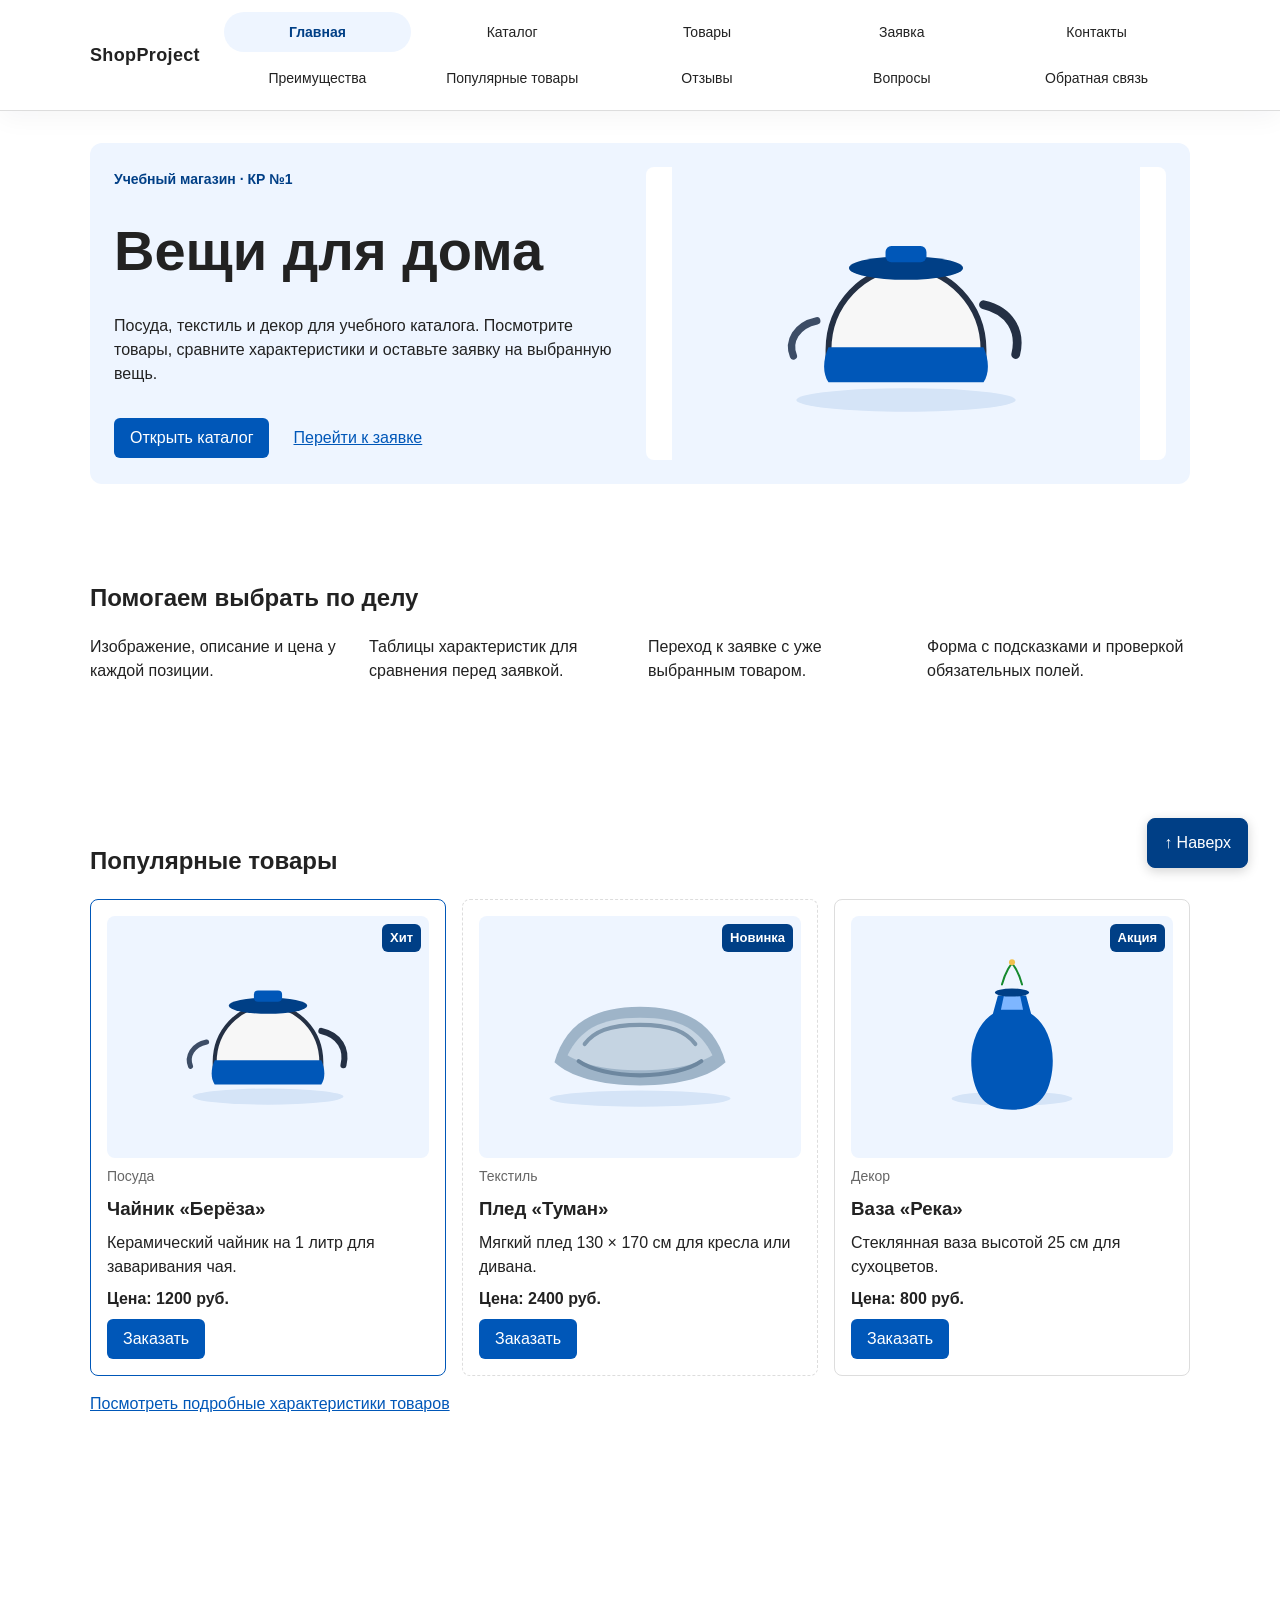
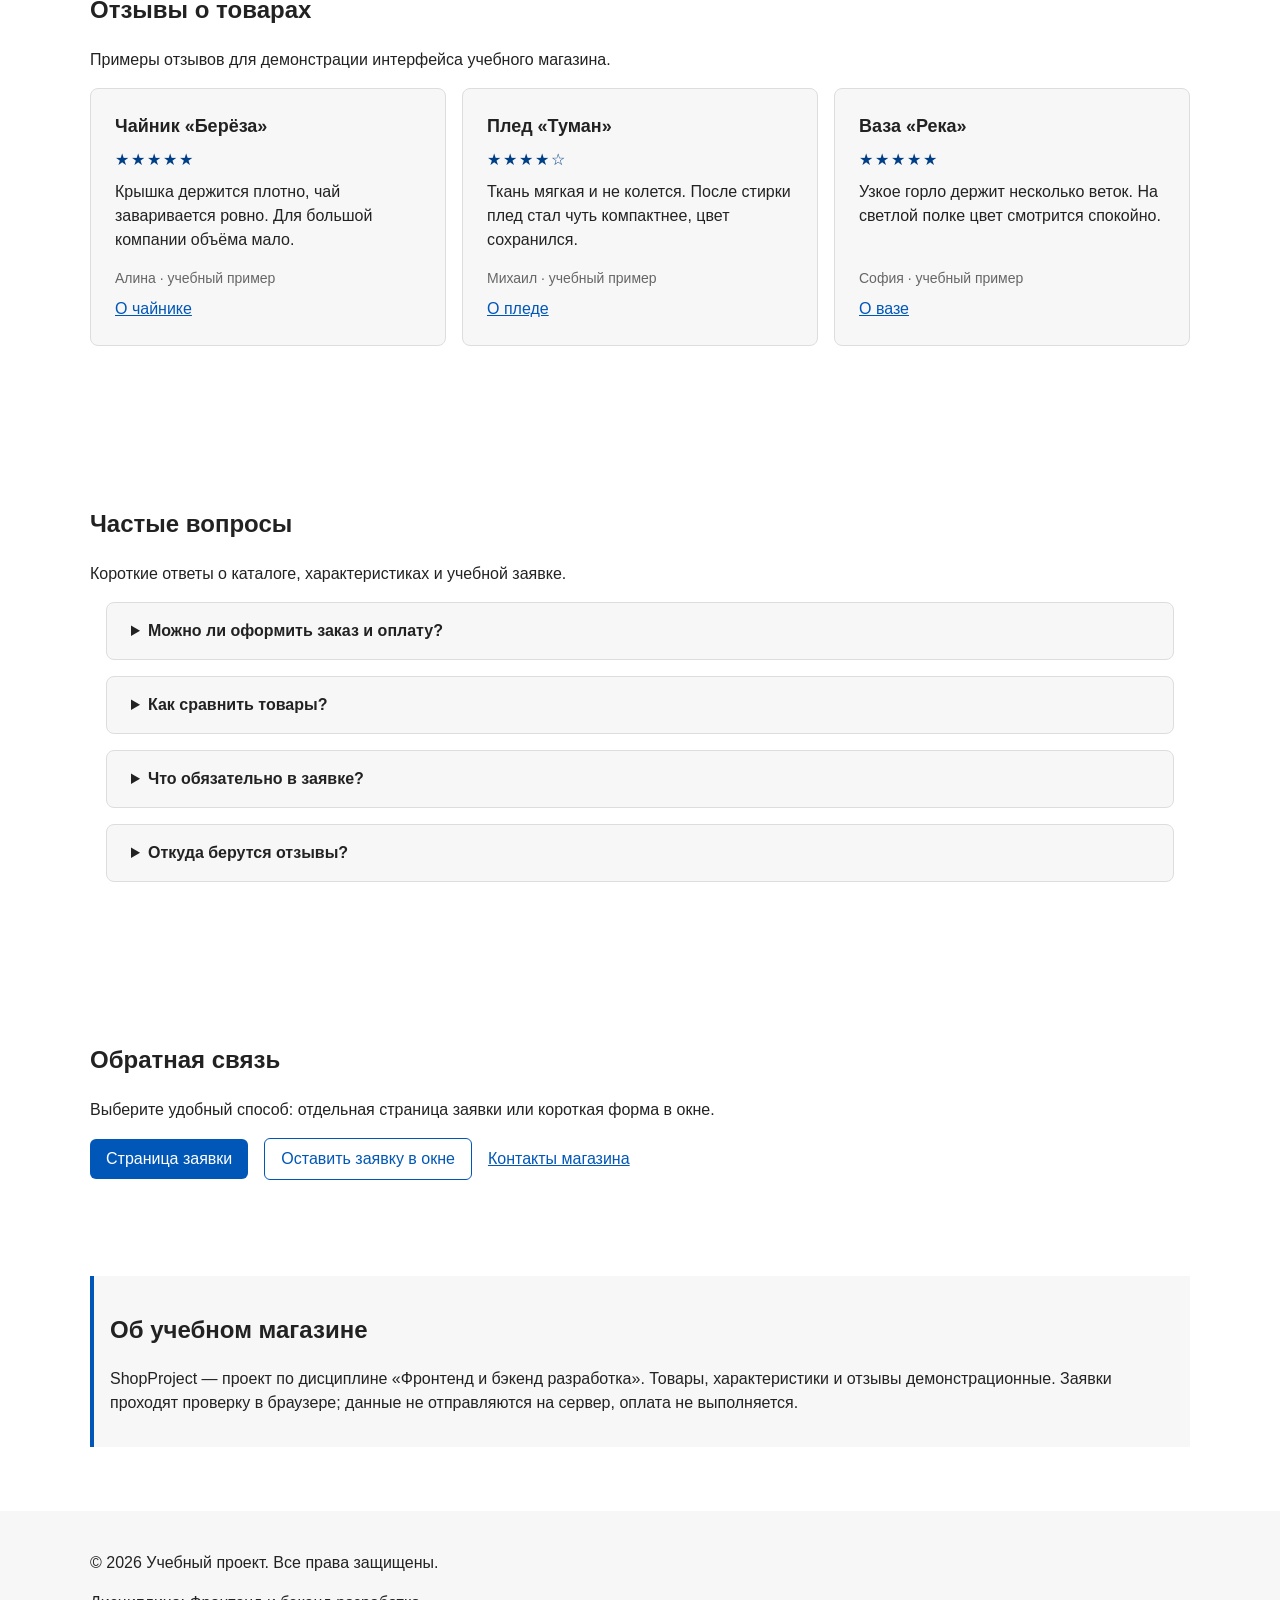
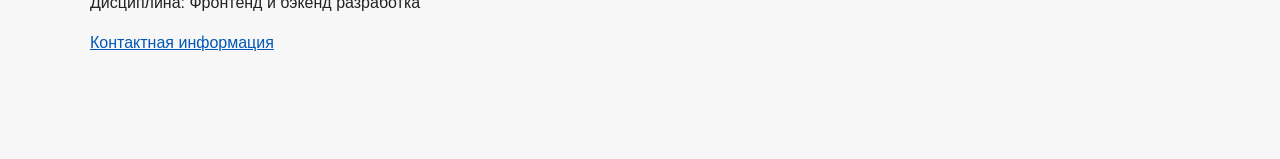
<file: index.html>
<!DOCTYPE html>
<html lang="ru">
<head>
  <meta charset="UTF-8">
  <meta name="viewport" content="width=device-width, initial-scale=1.0">
  <meta name="description" content="ShopProject: чайник «Берёза», плед «Туман» и ваза «Река». Характеристики, отзывы и учебная форма заявки.">
  <title>Товары для дома — ShopProject</title>
  <meta property="og:type" content="website">
  <meta property="og:locale" content="ru_RU">
  <meta property="og:site_name" content="ShopProject">
  <meta property="og:title" content="Товары для дома — ShopProject">
  <meta property="og:description" content="ShopProject: чайник «Берёза», плед «Туман» и ваза «Река». Характеристики, отзывы и учебная форма заявки.">
  <meta property="og:url" content="https://kryptoNkn.github.io/kr1-html-css-shop/">
  <meta property="og:image" content="https://kryptoNkn.github.io/kr1-html-css-shop/images/preview.jpg">
  <meta property="og:image:width" content="1200">
  <meta property="og:image:height" content="630">
  <meta property="og:image:alt" content="ShopProject — учебный интернет-магазин">
  <link rel="stylesheet" href="css/style.css">
  <link rel="stylesheet" href="css/responsive.css">
  <script src="js/main.js" defer></script>
</head>
<body class="page" id="top">
  <a class="skip-link" href="#main-content">К содержимому</a>
  <header class="site-header">
    <div class="site-header__inner">
      <a class="site-header__logo" href="index.html">ShopProject</a>
      <nav class="site-nav" aria-label="Основная навигация">
        <ul class="site-nav__list">
          <li class="site-nav__item"><a class="site-nav__link site-nav__link--active" href="index.html" aria-current="page">Главная</a></li>
          <li class="site-nav__item"><a class="site-nav__link" href="catalog.html">Каталог</a></li>
          <li class="site-nav__item"><a class="site-nav__link" href="product.html">Товары</a></li>
          <li class="site-nav__item"><a class="site-nav__link" href="order.html">Заявка</a></li>
          <li class="site-nav__item"><a class="site-nav__link" href="contacts.html">Контакты</a></li>
          <li class="site-nav__break" aria-hidden="true"></li>
          <li class="site-nav__item site-nav__item--section"><a class="site-nav__link" href="index.html#advantages">Преимущества</a></li>
          <li class="site-nav__item site-nav__item--section"><a class="site-nav__link" href="index.html#popular">Популярные товары</a></li>
          <li class="site-nav__item site-nav__item--section"><a class="site-nav__link" href="index.html#reviews">Отзывы</a></li>
          <li class="site-nav__item site-nav__item--section"><a class="site-nav__link" href="index.html#faq">Вопросы</a></li>
          <li class="site-nav__item site-nav__item--section"><a class="site-nav__link" href="index.html#contacts">Обратная связь</a></li>
        </ul>
      </nav>
    </div>
  </header>
  <main class="page__main" id="main-content" tabindex="-1">
    <section class="hero">
      <div class="hero__content">
        <p class="hero__eyebrow">Учебный магазин · КР №1</p>
        <h1 class="hero__title">Вещи для дома</h1>
        <p class="hero__description">Посуда, текстиль и декор для учебного каталога. Посмотрите товары,
          сравните характеристики и оставьте заявку на выбранную вещь.</p>
        <div class="action-list">
          <a class="button button--primary" href="catalog.html">Открыть каталог</a>
          <a class="hero__link" href="order.html">Перейти к заявке</a>
        </div>
      </div>
      <picture>
        <source media="(min-width: 1200px)" srcset="images/hero-desktop.svg">
        <source media="(min-width: 768px)" srcset="images/hero-tablet.svg">
        <img class="hero__image" src="images/hero-mobile.svg" alt="Каталог учебных товаров для дома" width="640" height="360">
      </picture>
    </section>

    <section class="section" id="advantages">
      <h2 class="section__title">Помогаем выбрать по делу</h2>
      <ul class="advantages-list">
        <li class="advantages-list__item">Изображение, описание и цена у каждой позиции.</li>
        <li class="advantages-list__item">Таблицы характеристик для сравнения перед заявкой.</li>
        <li class="advantages-list__item">Переход к заявке с уже выбранным товаром.</li>
        <li class="advantages-list__item">Форма с подсказками и проверкой обязательных полей.</li>
      </ul>
    </section>

    <section class="section" id="popular">
      <h2 class="section__title">Популярные товары</h2>
      <div class="products-grid">
        <article class="product-card product-card--featured">
          <span class="product-card__badge">Хит</span>
          <a class="product-card__image-link" href="product.html#kettle">
            <img class="product-card__image"
              src="images/kettle-640.svg"
              srcset="images/kettle-480.svg 480w,
                      images/kettle-640.svg 640w,
                      images/kettle-960.svg 960w"
              sizes="(max-width: 639px) 100vw,
                     (max-width: 1023px) 50vw,
                     33vw"
              alt="Белый заварочный чайник с синей крышкой"
              width="640"
              height="480"
              loading="lazy"
              decoding="async">
          </a>
          <p class="product-card__category">Посуда</p>
          <h3 class="product-card__title"><a class="product-card__title-link" href="product.html#kettle">Чайник «Берёза»</a></h3>
          <p class="product-card__description">Керамический чайник на 1 литр для заваривания чая.</p>
          <p class="product-card__price">Цена: 1200 руб.</p>
          <button class="button button--primary product-card__button" type="button" data-product="Чайник «Берёза»">Заказать</button>
        </article>

        <article class="product-card product-card--new">
          <span class="product-card__badge">Новинка</span>
          <a class="product-card__image-link" href="product.html#blanket">
            <img class="product-card__image" src="images/blanket.svg" alt="Сложенный серо-голубой плед" width="640" height="400" loading="lazy" decoding="async">
          </a>
          <p class="product-card__category">Текстиль</p>
          <h3 class="product-card__title"><a class="product-card__title-link" href="product.html#blanket">Плед «Туман»</a></h3>
          <p class="product-card__description">Мягкий плед 130 × 170 см для кресла или дивана.</p>
          <p class="product-card__price">Цена: 2400 руб.</p>
          <button class="button button--primary product-card__button" type="button" data-product="Плед «Туман»">Заказать</button>
        </article>

        <article class="product-card product-card--promo">
          <span class="product-card__badge product-card__badge--promo">Акция</span>
          <a class="product-card__image-link" href="product.html#vase">
            <img class="product-card__image" src="images/vase.svg" alt="Высокая синяя ваза с узким горлом" width="640" height="400" loading="lazy" decoding="async">
          </a>
          <p class="product-card__category">Декор</p>
          <h3 class="product-card__title"><a class="product-card__title-link" href="product.html#vase">Ваза «Река»</a></h3>
          <p class="product-card__description">Стеклянная ваза высотой 25 см для сухоцветов.</p>
          <p class="product-card__price">Цена: 800 руб.</p>
          <button class="button button--primary product-card__button" type="button" data-product="Ваза «Река»">Заказать</button>
        </article>
      </div>
      <p><a href="product.html">Посмотреть подробные характеристики товаров</a></p>
    </section>

    <section class="section" id="reviews" aria-labelledby="reviews-title">
      <h2 class="section__title" id="reviews-title">Отзывы о товарах</h2>
      <p class="section__description">Примеры отзывов для демонстрации интерфейса учебного магазина.</p>
      <div class="reviews-grid">
        <article class="review-card">
          <h3 class="review-card__title">Чайник «Берёза»</h3>
          <p class="review-card__rating" aria-label="Оценка 5 из 5">★★★★★</p>
          <blockquote class="review-card__quote">Крышка держится плотно, чай заваривается ровно. Для большой компании объёма мало.</blockquote>
          <p class="review-card__author">Алина · учебный пример</p>
          <a class="review-card__link" href="product.html#kettle">О чайнике</a>
        </article>
        <article class="review-card">
          <h3 class="review-card__title">Плед «Туман»</h3>
          <p class="review-card__rating" aria-label="Оценка 4 из 5">★★★★☆</p>
          <blockquote class="review-card__quote">Ткань мягкая и не колется. После стирки плед стал чуть компактнее, цвет сохранился.</blockquote>
          <p class="review-card__author">Михаил · учебный пример</p>
          <a class="review-card__link" href="product.html#blanket">О пледе</a>
        </article>
        <article class="review-card">
          <h3 class="review-card__title">Ваза «Река»</h3>
          <p class="review-card__rating" aria-label="Оценка 5 из 5">★★★★★</p>
          <blockquote class="review-card__quote">Узкое горло держит несколько веток. На светлой полке цвет смотрится спокойно.</blockquote>
          <p class="review-card__author">София · учебный пример</p>
          <a class="review-card__link" href="product.html#vase">О вазе</a>
        </article>
      </div>
    </section>

    <section class="section" id="faq" aria-labelledby="faq-title">
      <h2 class="section__title" id="faq-title">Частые вопросы</h2>
      <p class="section__description">Короткие ответы о каталоге, характеристиках и учебной заявке.</p>
      <div class="faq-list">
        <details class="faq-item">
          <summary class="faq-item__summary">Можно ли оформить заказ и оплату?</summary>
          <p class="faq-item__answer">Нет. Форма только проверяет поля в браузере. Данные не уходят на сервер, оплата не выполняется.</p>
        </details>
        <details class="faq-item">
          <summary class="faq-item__summary">Как сравнить товары?</summary>
          <p class="faq-item__answer">На странице товаров есть отдельная <a href="product.html#compare">таблица сравнения</a> и характеристики каждой позиции.</p>
        </details>
        <details class="faq-item">
          <summary class="faq-item__summary">Что обязательно в заявке?</summary>
          <p class="faq-item__answer">Имя, e-mail, телефон в формате +7 (900) 000-00-00, тема и согласие на обработку данных. Дата и комментарий можно не заполнять.</p>
        </details>
        <details class="faq-item">
          <summary class="faq-item__summary">Откуда берутся отзывы?</summary>
          <p class="faq-item__answer">Это учебные примеры. Они показывают карточку отзыва и не описывают реальных покупателей.</p>
        </details>
      </div>
    </section>

    <section class="section" id="contacts">
      <h2 class="section__title">Обратная связь</h2>
      <p>Выберите удобный способ: отдельная страница заявки или короткая форма в окне.</p>
      <div class="action-list">
        <a class="button button--primary" href="order.html">Страница заявки</a>
        <button class="button button--secondary" type="button" data-open-order>Оставить заявку в окне</button>
        <a href="contacts.html">Контакты магазина</a>
      </div>
      <p class="success-message" id="success-message" role="status" tabindex="-1" hidden></p>
    </section>

    <aside class="aside-info">
      <h2 class="aside-info__title">Об учебном магазине</h2>
      <p>ShopProject — проект по дисциплине «Фронтенд и бэкенд разработка».
        Товары, характеристики и отзывы демонстрационные. Заявки проходят проверку в браузере;
        данные не отправляются на сервер, оплата не выполняется.</p>
    </aside>
  </main>
  <footer class="site-footer">
    <div class="site-footer__inner">
      <p>&copy; 2026 Учебный проект. Все права защищены.</p>
      <p>Дисциплина: Фронтенд и бэкенд разработка</p>
      <p><a href="contacts.html">Контактная информация</a></p>
    </div>
  </footer>
  <a class="back-to-top" href="#top" aria-label="Наверх страницы">↑ Наверх</a>
<dialog class="order-dialog" id="order-dialog" aria-labelledby="order-dialog-title">
  <h2 class="order-dialog__title" id="order-dialog-title" tabindex="-1" autofocus>Оформление заявки</h2>

  <p class="order-dialog__product" id="selected-product-label" hidden></p>
  <form class="order-form" id="order-form" action="#" method="post" novalidate>
    <input id="selected-product" name="selected-product" type="hidden">

    <div class="order-form__field">
      <label class="order-form__label" for="order-name">Имя <span class="order-form__required" aria-hidden="true">*</span><span class="visually-hidden">, обязательно</span></label>
      <input class="order-form__input"
        id="order-name"
        name="name"
        type="text"
        placeholder="Введите ваше имя"
        minlength="2"
        autocomplete="given-name"
        aria-errormessage="order-name-error"
        required
      >
      <p class="order-form__error" id="order-name-error" hidden>Укажите имя не короче двух символов.</p>
    </div>

    <div class="order-form__field">
      <label class="order-form__label" for="order-email">E-mail <span class="order-form__required" aria-hidden="true">*</span><span class="visually-hidden">, обязательно</span></label>
      <input class="order-form__input"
        id="order-email"
        name="email"
        type="email"
        placeholder="example@mail.ru"
        autocomplete="email"
        aria-errormessage="order-email-error"
        required
      >
      <p class="order-form__error" id="order-email-error" hidden>Укажите корректный адрес e-mail.</p>
    </div>

    <div class="order-form__field">
      <label class="order-form__label" for="order-phone">Телефон <span class="order-form__required" aria-hidden="true">*</span><span class="visually-hidden">, обязательно</span></label>
      <input class="order-form__input"
        id="order-phone"
        aria-describedby="order-phone-hint"
        aria-errormessage="order-phone-error"
        name="phone"
        autocomplete="tel"
        type="tel"
        inputmode="tel"
        placeholder="+7 (900) 000-00-00"
        pattern="^\+7 \(\d{3}\) \d{3}-\d{2}-\d{2}$"
        required
      >
      <small class="order-form__hint" id="order-phone-hint">Формат: +7 (900) 000-00-00</small>
      <p class="order-form__error" id="order-phone-error" hidden>Введите телефон в формате +7 (900) 000-00-00.</p>
    </div>

    <div class="order-form__field">
      <label class="order-form__label" for="order-date">Дата связи</label>
      <input class="order-form__input"
        id="order-date"
        name="date"
        type="date"
      >
    </div>

    <div class="order-form__field">
      <label class="order-form__label" for="order-topic">Тема заявки <span class="order-form__required" aria-hidden="true">*</span><span class="visually-hidden">, обязательно</span></label>
      <select class="order-form__select" id="order-topic" name="topic" aria-errormessage="order-topic-error" required>
        <option value="">Выберите тему</option>
        <option value="product">Заказ товара</option>
        <option value="consultation">Консультация</option>
        <option value="delivery">Доставка</option>
      </select>
      <p class="order-form__error" id="order-topic-error" hidden>Выберите тему заявки.</p>
    </div>

    <div class="order-form__field">
      <label class="order-form__label" for="order-comment">Комментарий</label>
      <textarea class="order-form__textarea"
        id="order-comment"
        name="comment"
        rows="4"
        placeholder="Укажите дополнительную информацию"
      ></textarea>
    </div>

    <div class="order-form__field">
      <label class="order-form__label" for="order-agreement">
        <input class="order-form__input order-form__input--checkbox"
          id="order-agreement"
          name="agreement"
          type="checkbox"
          aria-errormessage="order-agreement-error"
          required
        >
        Я согласен на обработку данных <span class="order-form__required" aria-hidden="true">*</span><span class="visually-hidden">, обязательно</span>
      </label>
      <p class="order-form__error" id="order-agreement-error" hidden>Подтвердите согласие на обработку данных.</p>
    </div>

    <div class="order-form__actions">
      <button class="button button--secondary" type="button" id="close-order-dialog">Закрыть</button>
      <button class="button button--primary" type="submit">Отправить заявку</button>
    </div>
  </form>
</dialog>
</body>
</html>
</file>
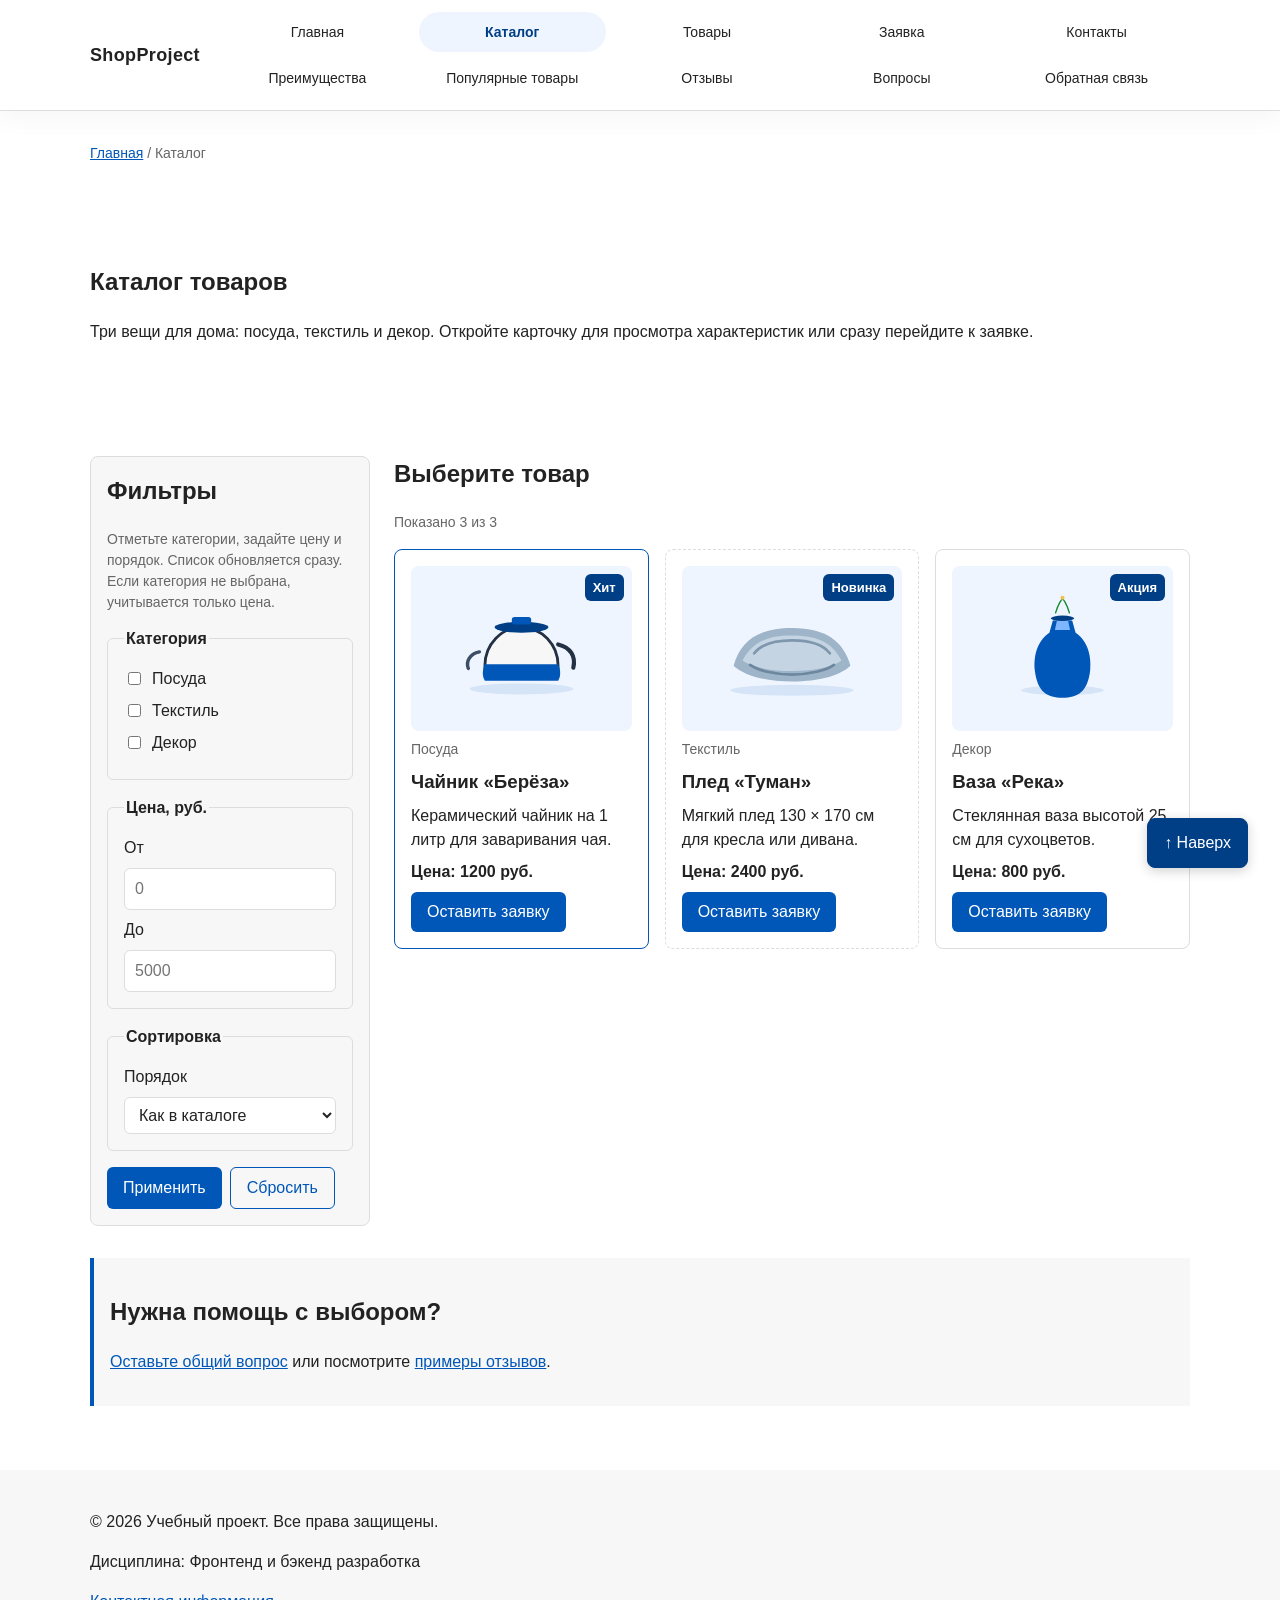
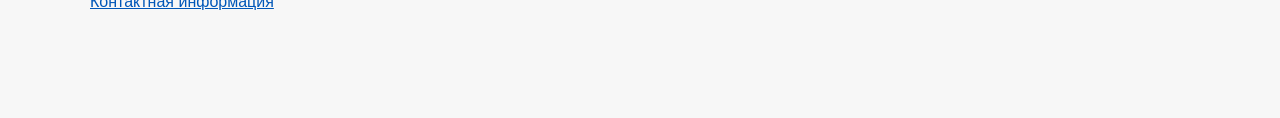
<file: catalog.html>
<!DOCTYPE html>
<html lang="ru">
<head>
  <meta charset="UTF-8">
  <meta name="viewport" content="width=device-width, initial-scale=1.0">
  <meta name="description" content="Чайник, плед и ваза: цены, категории, изображения и ссылки на подробные характеристики.">
  <title>Каталог товаров — ShopProject</title>
  <meta property="og:type" content="website">
  <meta property="og:locale" content="ru_RU">
  <meta property="og:site_name" content="ShopProject">
  <meta property="og:title" content="Каталог товаров — ShopProject">
  <meta property="og:description" content="Чайник, плед и ваза: цены, категории, изображения и ссылки на подробные характеристики.">
  <meta property="og:url" content="https://kryptoNkn.github.io/kr1-html-css-shop/catalog.html">
  <meta property="og:image" content="https://kryptoNkn.github.io/kr1-html-css-shop/images/preview.jpg">
  <meta property="og:image:width" content="1200">
  <meta property="og:image:height" content="630">
  <meta property="og:image:alt" content="ShopProject — учебный интернет-магазин">
  <link rel="stylesheet" href="css/style.css">
  <link rel="stylesheet" href="css/responsive.css">
</head>
<body class="page" id="top">
  <a class="skip-link" href="#main-content">К содержимому</a>
  <header class="site-header">
    <div class="site-header__inner">
      <a class="site-header__logo" href="index.html">ShopProject</a>
      <nav class="site-nav" aria-label="Основная навигация">
        <ul class="site-nav__list">
          <li class="site-nav__item"><a class="site-nav__link" href="index.html">Главная</a></li>
          <li class="site-nav__item"><a class="site-nav__link site-nav__link--active" href="catalog.html" aria-current="page">Каталог</a></li>
          <li class="site-nav__item"><a class="site-nav__link" href="product.html">Товары</a></li>
          <li class="site-nav__item"><a class="site-nav__link" href="order.html">Заявка</a></li>
          <li class="site-nav__item"><a class="site-nav__link" href="contacts.html">Контакты</a></li>
          <li class="site-nav__break" aria-hidden="true"></li>
          <li class="site-nav__item site-nav__item--section"><a class="site-nav__link" href="index.html#advantages">Преимущества</a></li>
          <li class="site-nav__item site-nav__item--section"><a class="site-nav__link" href="index.html#popular">Популярные товары</a></li>
          <li class="site-nav__item site-nav__item--section"><a class="site-nav__link" href="index.html#reviews">Отзывы</a></li>
          <li class="site-nav__item site-nav__item--section"><a class="site-nav__link" href="index.html#faq">Вопросы</a></li>
          <li class="site-nav__item site-nav__item--section"><a class="site-nav__link" href="index.html#contacts">Обратная связь</a></li>
        </ul>
      </nav>
    </div>
  </header>
  <main class="page__main" id="main-content" tabindex="-1">
    <nav class="breadcrumbs" aria-label="Хлебные крошки">
      <a class="breadcrumbs__link" href="index.html">Главная</a>
      <span class="breadcrumbs__current" aria-current="page">Каталог</span>
    </nav>
    <section class="section">
      <h1 class="section__heading">Каталог товаров</h1>
      <p>Три вещи для дома: посуда, текстиль и декор.
        Откройте карточку для просмотра характеристик или сразу перейдите к заявке.</p>
    </section>
    <div class="catalog-layout">
      <aside class="catalog-filters" aria-labelledby="filters-title">
        <h2 class="catalog-filters__title" id="filters-title">Фильтры</h2>
        <p id="filters-note" class="catalog-filters__note">
          Отметьте категории, задайте цену и порядок. Список обновляется сразу.
          Если категория не выбрана, учитывается только цена.
        </p>
        <form class="catalog-filters__form" action="catalog.html" method="get">
          <fieldset class="catalog-filters__group">
            <legend class="catalog-filters__legend">Категория</legend>
            <label class="catalog-filters__label">
              <input class="catalog-filters__checkbox" type="checkbox" name="category" value="tableware">
              Посуда
            </label>
            <label class="catalog-filters__label">
              <input class="catalog-filters__checkbox" type="checkbox" name="category" value="textile">
              Текстиль
            </label>
            <label class="catalog-filters__label">
              <input class="catalog-filters__checkbox" type="checkbox" name="category" value="decor">
              Декор
            </label>
          </fieldset>

          <fieldset class="catalog-filters__group">
            <legend class="catalog-filters__legend">Цена, руб.</legend>
            <label class="catalog-filters__label" for="price-from">От</label>
            <input class="catalog-filters__input" id="price-from" name="price-from" type="number" min="0" step="1" inputmode="numeric" placeholder="0" aria-describedby="price-error">
            <label class="catalog-filters__label catalog-filters__label--range-end" for="price-to">До</label>
            <input class="catalog-filters__input" id="price-to" name="price-to" type="number" min="0" step="1" inputmode="numeric" placeholder="5000" aria-describedby="price-error">
            <p class="catalog-filters__error" id="price-error" hidden>Минимальная цена больше максимальной.</p>
          </fieldset>

          <fieldset class="catalog-filters__group">
            <legend class="catalog-filters__legend">Сортировка</legend>
            <label class="catalog-filters__label" for="catalog-sort">Порядок</label>
            <select class="catalog-filters__input" id="catalog-sort" name="sort">
              <option value="default">Как в каталоге</option>
              <option value="price-asc">Сначала дешевле</option>
              <option value="price-desc">Сначала дороже</option>
              <option value="name">По названию</option>
            </select>
          </fieldset>

          <div class="catalog-filters__actions">
            <button class="button button--primary catalog-filters__button" type="submit">Применить</button>
            <button class="button button--secondary catalog-filters__button" type="reset">Сбросить</button>
          </div>
        </form>
      </aside>
      <section class="catalog-products" aria-labelledby="products-title">
        <h2 class="catalog-products__title" id="products-title">Выберите товар</h2>
        <p class="catalog-products__status" id="catalog-status" role="status">Показано 3 из 3</p>
        <div class="products-grid">
        <article class="product-card product-card--featured" data-category="tableware" data-price="1200">
          <span class="product-card__badge">Хит</span>
          <a class="product-card__image-link" href="product.html#kettle">
            <img class="product-card__image"
              src="images/kettle-640.svg"
              srcset="images/kettle-480.svg 480w,
                      images/kettle-640.svg 640w,
                      images/kettle-960.svg 960w"
              sizes="(max-width: 639px) 100vw,
                     (max-width: 1023px) 50vw,
                     33vw"
              alt="Белый заварочный чайник с синей крышкой"
              width="640"
              height="480"
              loading="lazy"
              decoding="async">
          </a>
          <p class="product-card__category">Посуда</p>
          <h3 class="product-card__title"><a class="product-card__title-link" href="product.html#kettle">Чайник «Берёза»</a></h3>
          <p class="product-card__description">Керамический чайник на 1 литр для заваривания чая.</p>
          <p class="product-card__price">Цена: 1200 руб.</p>
          <a class="button button--primary product-card__button" href="order.html?product=kettle">Оставить заявку</a>
        </article>

        <article class="product-card product-card--new" data-category="textile" data-price="2400">
          <span class="product-card__badge">Новинка</span>
          <a class="product-card__image-link" href="product.html#blanket">
            <img class="product-card__image" src="images/blanket.svg" alt="Сложенный серо-голубой плед" width="640" height="400" loading="lazy" decoding="async">
          </a>
          <p class="product-card__category">Текстиль</p>
          <h3 class="product-card__title"><a class="product-card__title-link" href="product.html#blanket">Плед «Туман»</a></h3>
          <p class="product-card__description">Мягкий плед 130 × 170 см для кресла или дивана.</p>
          <p class="product-card__price">Цена: 2400 руб.</p>
          <a class="button button--primary product-card__button" href="order.html?product=blanket">Оставить заявку</a>
        </article>

        <article class="product-card product-card--promo" data-category="decor" data-price="800">
          <span class="product-card__badge product-card__badge--promo">Акция</span>
          <a class="product-card__image-link" href="product.html#vase">
            <img class="product-card__image" src="images/vase.svg" alt="Высокая синяя ваза с узким горлом" width="640" height="400" loading="lazy" decoding="async">
          </a>
          <p class="product-card__category">Декор</p>
          <h3 class="product-card__title"><a class="product-card__title-link" href="product.html#vase">Ваза «Река»</a></h3>
          <p class="product-card__description">Стеклянная ваза высотой 25 см для сухоцветов.</p>
          <p class="product-card__price">Цена: 800 руб.</p>
          <a class="button button--primary product-card__button" href="order.html?product=vase">Оставить заявку</a>
        </article>
        </div>
      </section>
    </div>
    <aside class="aside-info">
      <h2 class="aside-info__title">Нужна помощь с выбором?</h2>
      <p><a href="order.html">Оставьте общий вопрос</a> или посмотрите
        <a href="index.html#reviews">примеры отзывов</a>.</p>
    </aside>
  </main>
  <footer class="site-footer">
    <div class="site-footer__inner">
      <p>&copy; 2026 Учебный проект. Все права защищены.</p>
      <p>Дисциплина: Фронтенд и бэкенд разработка</p>
      <p><a href="contacts.html">Контактная информация</a></p>
    </div>
  </footer>
  <a class="back-to-top" href="#top" aria-label="Наверх страницы">↑ Наверх</a>
  <script src="js/main.js"></script>
</body>
</html>
</file>
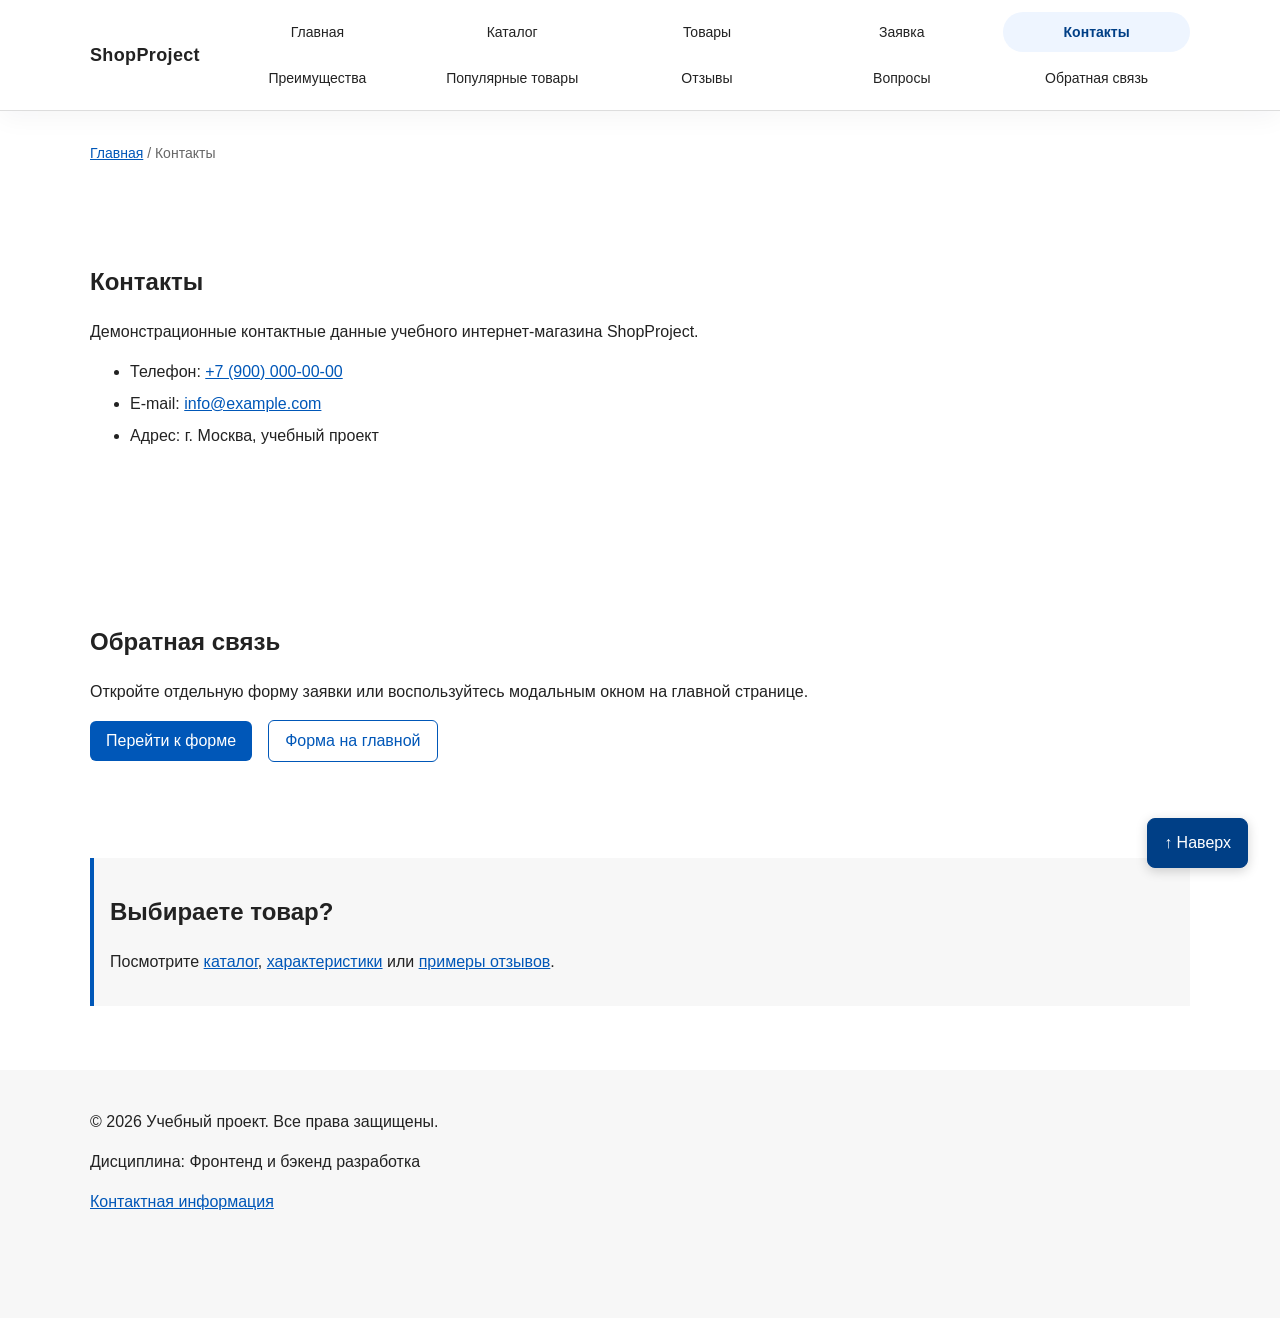
<file: contacts.html>
<!DOCTYPE html>
<html lang="ru">
<head>
  <meta charset="UTF-8">
  <meta name="viewport" content="width=device-width, initial-scale=1.0">
  <meta name="description" content="Контакты учебного магазина ShopProject: телефон, e-mail и ссылки на формы обращения.">
  <title>Контакты — ShopProject</title>
  <meta property="og:type" content="website">
  <meta property="og:locale" content="ru_RU">
  <meta property="og:site_name" content="ShopProject">
  <meta property="og:title" content="Контакты — ShopProject">
  <meta property="og:description" content="Контакты учебного магазина ShopProject: телефон, e-mail и ссылки на формы обращения.">
  <meta property="og:url" content="https://kryptoNkn.github.io/kr1-html-css-shop/contacts.html">
  <meta property="og:image" content="https://kryptoNkn.github.io/kr1-html-css-shop/images/preview.jpg">
  <meta property="og:image:width" content="1200">
  <meta property="og:image:height" content="630">
  <meta property="og:image:alt" content="ShopProject — учебный интернет-магазин">
  <link rel="stylesheet" href="css/style.css">
  <link rel="stylesheet" href="css/responsive.css">
</head>
<body class="page" id="top">
  <a class="skip-link" href="#main-content">К содержимому</a>
  <header class="site-header">
    <div class="site-header__inner">
      <a class="site-header__logo" href="index.html">ShopProject</a>
      <nav class="site-nav" aria-label="Основная навигация">
        <ul class="site-nav__list">
          <li class="site-nav__item"><a class="site-nav__link" href="index.html">Главная</a></li>
          <li class="site-nav__item"><a class="site-nav__link" href="catalog.html">Каталог</a></li>
          <li class="site-nav__item"><a class="site-nav__link" href="product.html">Товары</a></li>
          <li class="site-nav__item"><a class="site-nav__link" href="order.html">Заявка</a></li>
          <li class="site-nav__item"><a class="site-nav__link site-nav__link--active" href="contacts.html" aria-current="page">Контакты</a></li>
          <li class="site-nav__break" aria-hidden="true"></li>
          <li class="site-nav__item site-nav__item--section"><a class="site-nav__link" href="index.html#advantages">Преимущества</a></li>
          <li class="site-nav__item site-nav__item--section"><a class="site-nav__link" href="index.html#popular">Популярные товары</a></li>
          <li class="site-nav__item site-nav__item--section"><a class="site-nav__link" href="index.html#reviews">Отзывы</a></li>
          <li class="site-nav__item site-nav__item--section"><a class="site-nav__link" href="index.html#faq">Вопросы</a></li>
          <li class="site-nav__item site-nav__item--section"><a class="site-nav__link" href="index.html#contacts">Обратная связь</a></li>
        </ul>
      </nav>
    </div>
  </header>
  <main class="page__main" id="main-content" tabindex="-1">
    <nav class="breadcrumbs" aria-label="Хлебные крошки">
      <a class="breadcrumbs__link" href="index.html">Главная</a>
      <span class="breadcrumbs__current" aria-current="page">Контакты</span>
    </nav>
    <section class="section">
      <h1 class="section__heading">Контакты</h1>
      <p>Демонстрационные контактные данные учебного интернет-магазина ShopProject.</p>
      <address class="contact-details">
        <ul class="contact-details__list">
          <li class="contact-details__item">Телефон: <a href="tel:+79000000000">+7 (900) 000-00-00</a></li>
          <li class="contact-details__item">E-mail: <a href="mailto:info@example.com">info@example.com</a></li>
          <li class="contact-details__item">Адрес: г. Москва, учебный проект</li>
        </ul>
      </address>
    </section>
    <section class="section" id="feedback">
      <h2 class="section__title">Обратная связь</h2>
      <p>Откройте отдельную форму заявки или воспользуйтесь модальным окном на главной странице.</p>
      <div class="action-list">
        <a class="button button--primary" href="order.html">Перейти к форме</a>
        <a class="button button--secondary" href="index.html#contacts">Форма на главной</a>
      </div>
    </section>
    <aside class="aside-info">
      <h2 class="aside-info__title">Выбираете товар?</h2>
      <p>Посмотрите <a href="catalog.html">каталог</a>,
        <a href="product.html">характеристики</a> или
        <a href="index.html#reviews">примеры отзывов</a>.</p>
    </aside>
  </main>
  <footer class="site-footer">
    <div class="site-footer__inner">
      <p>&copy; 2026 Учебный проект. Все права защищены.</p>
      <p>Дисциплина: Фронтенд и бэкенд разработка</p>
      <p><a href="contacts.html">Контактная информация</a></p>
    </div>
  </footer>
  <a class="back-to-top" href="#top" aria-label="Наверх страницы">↑ Наверх</a>

  <script src="js/main.js"></script>
</body>
</html>
</file>
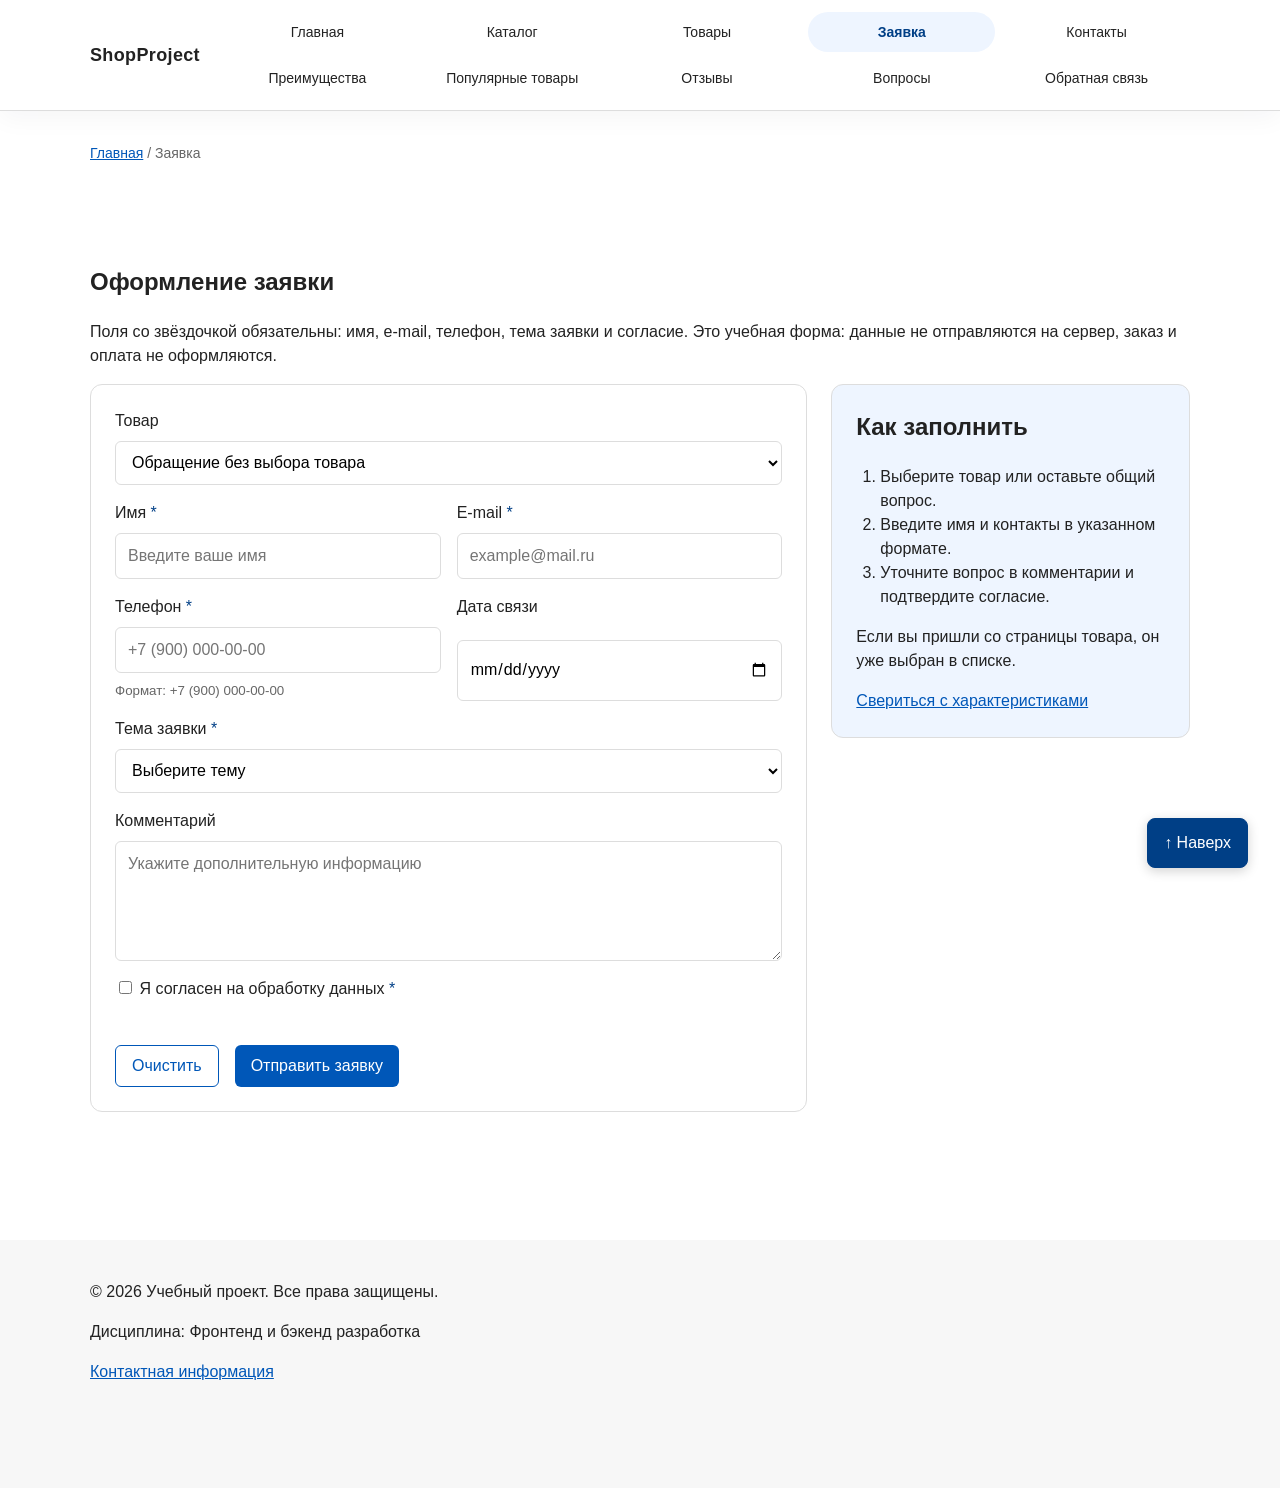
<file: order.html>
<!DOCTYPE html>
<html lang="ru">
<head>
  <meta charset="UTF-8">
  <meta name="viewport" content="width=device-width, initial-scale=1.0">
  <meta name="description" content="Учебная форма заявки ShopProject: выбранный товар, контактные данные, тема обращения и комментарий.">
  <title>Оформление заявки — ShopProject</title>
  <meta property="og:type" content="website">
  <meta property="og:locale" content="ru_RU">
  <meta property="og:site_name" content="ShopProject">
  <meta property="og:title" content="Оформление заявки — ShopProject">
  <meta property="og:description" content="Учебная форма заявки ShopProject: выбранный товар, контактные данные, тема обращения и комментарий.">
  <meta property="og:url" content="https://kryptoNkn.github.io/kr1-html-css-shop/order.html">
  <meta property="og:image" content="https://kryptoNkn.github.io/kr1-html-css-shop/images/preview.jpg">
  <meta property="og:image:width" content="1200">
  <meta property="og:image:height" content="630">
  <meta property="og:image:alt" content="ShopProject — учебный интернет-магазин">
  <link rel="stylesheet" href="css/style.css">
  <link rel="stylesheet" href="css/responsive.css">
  <script src="js/main.js" defer></script>
</head>
<body class="page" id="top">
  <a class="skip-link" href="#main-content">К содержимому</a>
  <header class="site-header">
    <div class="site-header__inner">
      <a class="site-header__logo" href="index.html">ShopProject</a>
      <nav class="site-nav" aria-label="Основная навигация">
        <ul class="site-nav__list">
          <li class="site-nav__item"><a class="site-nav__link" href="index.html">Главная</a></li>
          <li class="site-nav__item"><a class="site-nav__link" href="catalog.html">Каталог</a></li>
          <li class="site-nav__item"><a class="site-nav__link" href="product.html">Товары</a></li>
          <li class="site-nav__item"><a class="site-nav__link site-nav__link--active" href="order.html" aria-current="page">Заявка</a></li>
          <li class="site-nav__item"><a class="site-nav__link" href="contacts.html">Контакты</a></li>
          <li class="site-nav__break" aria-hidden="true"></li>
          <li class="site-nav__item site-nav__item--section"><a class="site-nav__link" href="index.html#advantages">Преимущества</a></li>
          <li class="site-nav__item site-nav__item--section"><a class="site-nav__link" href="index.html#popular">Популярные товары</a></li>
          <li class="site-nav__item site-nav__item--section"><a class="site-nav__link" href="index.html#reviews">Отзывы</a></li>
          <li class="site-nav__item site-nav__item--section"><a class="site-nav__link" href="index.html#faq">Вопросы</a></li>
          <li class="site-nav__item site-nav__item--section"><a class="site-nav__link" href="index.html#contacts">Обратная связь</a></li>
        </ul>
      </nav>
    </div>
  </header>
  <main class="page__main" id="main-content" tabindex="-1">
    <nav class="breadcrumbs" aria-label="Хлебные крошки">
      <a class="breadcrumbs__link" href="index.html">Главная</a>
      <span class="breadcrumbs__current" aria-current="page">Заявка</span>
    </nav>
    <section class="section">
      <h1 class="section__heading">Оформление заявки</h1>
      <p id="order-note">Поля со звёздочкой обязательны: имя, e-mail, телефон, тема заявки и согласие.
        Это учебная форма: данные не отправляются на сервер, заказ и оплата не оформляются.</p>
      <p class="success-message" id="success-message" role="status" tabindex="-1" hidden></p>
      <div class="order-layout">
  <form class="order-form order-form--page" id="order-form" action="#" method="post" novalidate>
    <div class="order-form__field order-form__field--wide">
      <label class="order-form__label" for="selected-product">Товар</label>
      <select class="order-form__select" id="selected-product" name="selected-product">
        <option value="">Обращение без выбора товара</option>
          <option value="kettle">Чайник «Берёза» — 1200 руб.</option>
          <option value="blanket">Плед «Туман» — 2400 руб.</option>
          <option value="vase">Ваза «Река» — 800 руб.</option>
      </select>
    </div>

    <div class="order-form__field">
      <label class="order-form__label" for="order-name">Имя <span class="order-form__required" aria-hidden="true">*</span><span class="visually-hidden">, обязательно</span></label>
      <input class="order-form__input"
        id="order-name"
        name="name"
        type="text"
        placeholder="Введите ваше имя"
        minlength="2"
        autocomplete="given-name"
        aria-errormessage="order-name-error"
        required
      >
      <p class="order-form__error" id="order-name-error" hidden>Укажите имя не короче двух символов.</p>
    </div>

    <div class="order-form__field">
      <label class="order-form__label" for="order-email">E-mail <span class="order-form__required" aria-hidden="true">*</span><span class="visually-hidden">, обязательно</span></label>
      <input class="order-form__input"
        id="order-email"
        name="email"
        type="email"
        placeholder="example@mail.ru"
        autocomplete="email"
        aria-errormessage="order-email-error"
        required
      >
      <p class="order-form__error" id="order-email-error" hidden>Укажите корректный адрес e-mail.</p>
    </div>

    <div class="order-form__field">
      <label class="order-form__label" for="order-phone">Телефон <span class="order-form__required" aria-hidden="true">*</span><span class="visually-hidden">, обязательно</span></label>
      <input class="order-form__input"
        id="order-phone"
        aria-describedby="order-phone-hint"
        aria-errormessage="order-phone-error"
        name="phone"
        autocomplete="tel"
        type="tel"
        inputmode="tel"
        placeholder="+7 (900) 000-00-00"
        pattern="^\+7 \(\d{3}\) \d{3}-\d{2}-\d{2}$"
        required
      >
      <small class="order-form__hint" id="order-phone-hint">Формат: +7 (900) 000-00-00</small>
      <p class="order-form__error" id="order-phone-error" hidden>Введите телефон в формате +7 (900) 000-00-00.</p>
    </div>

    <div class="order-form__field">
      <label class="order-form__label" for="order-date">Дата связи</label>
      <input class="order-form__input"
        id="order-date"
        name="date"
        type="date"
      >
    </div>

    <div class="order-form__field order-form__field--wide">
      <label class="order-form__label" for="order-topic">Тема заявки <span class="order-form__required" aria-hidden="true">*</span><span class="visually-hidden">, обязательно</span></label>
      <select class="order-form__select" id="order-topic" name="topic" aria-errormessage="order-topic-error" required>
        <option value="">Выберите тему</option>
        <option value="product">Заказ товара</option>
        <option value="consultation">Консультация</option>
        <option value="delivery">Доставка</option>
      </select>
      <p class="order-form__error" id="order-topic-error" hidden>Выберите тему заявки.</p>
    </div>

    <div class="order-form__field order-form__field--wide">
      <label class="order-form__label" for="order-comment">Комментарий</label>
      <textarea class="order-form__textarea"
        id="order-comment"
        name="comment"
        rows="4"
        placeholder="Укажите дополнительную информацию"
      ></textarea>
    </div>

    <div class="order-form__field order-form__field--wide">
      <label class="order-form__label" for="order-agreement">
        <input class="order-form__input order-form__input--checkbox"
          id="order-agreement"
          name="agreement"
          type="checkbox"
          aria-errormessage="order-agreement-error"
          required
        >
        Я согласен на обработку данных <span class="order-form__required" aria-hidden="true">*</span><span class="visually-hidden">, обязательно</span>
      </label>
      <p class="order-form__error" id="order-agreement-error" hidden>Подтвердите согласие на обработку данных.</p>
    </div>

    <div class="order-form__actions order-form__field--wide">
      <button class="button button--secondary" type="reset">Очистить</button>
      <button class="button button--primary" type="submit">Отправить заявку</button>
    </div>
  </form>
        <aside class="order-help" aria-labelledby="order-help-title">
          <h2 class="order-help__title" id="order-help-title">Как заполнить</h2>
          <ol class="order-help__steps">
            <li>Выберите товар или оставьте общий вопрос.</li>
            <li>Введите имя и контакты в указанном формате.</li>
            <li>Уточните вопрос в комментарии и подтвердите согласие.</li>
          </ol>
          <p>Если вы пришли со страницы товара, он уже выбран в списке.</p>
          <a href="product.html">Свериться с характеристиками</a>
        </aside>
      </div>
    </section>
  </main>
  <footer class="site-footer">
    <div class="site-footer__inner">
      <p>&copy; 2026 Учебный проект. Все права защищены.</p>
      <p>Дисциплина: Фронтенд и бэкенд разработка</p>
      <p><a href="contacts.html">Контактная информация</a></p>
    </div>
  </footer>
  <a class="back-to-top" href="#top" aria-label="Наверх страницы">↑ Наверх</a>

</body>
</html>
</file>
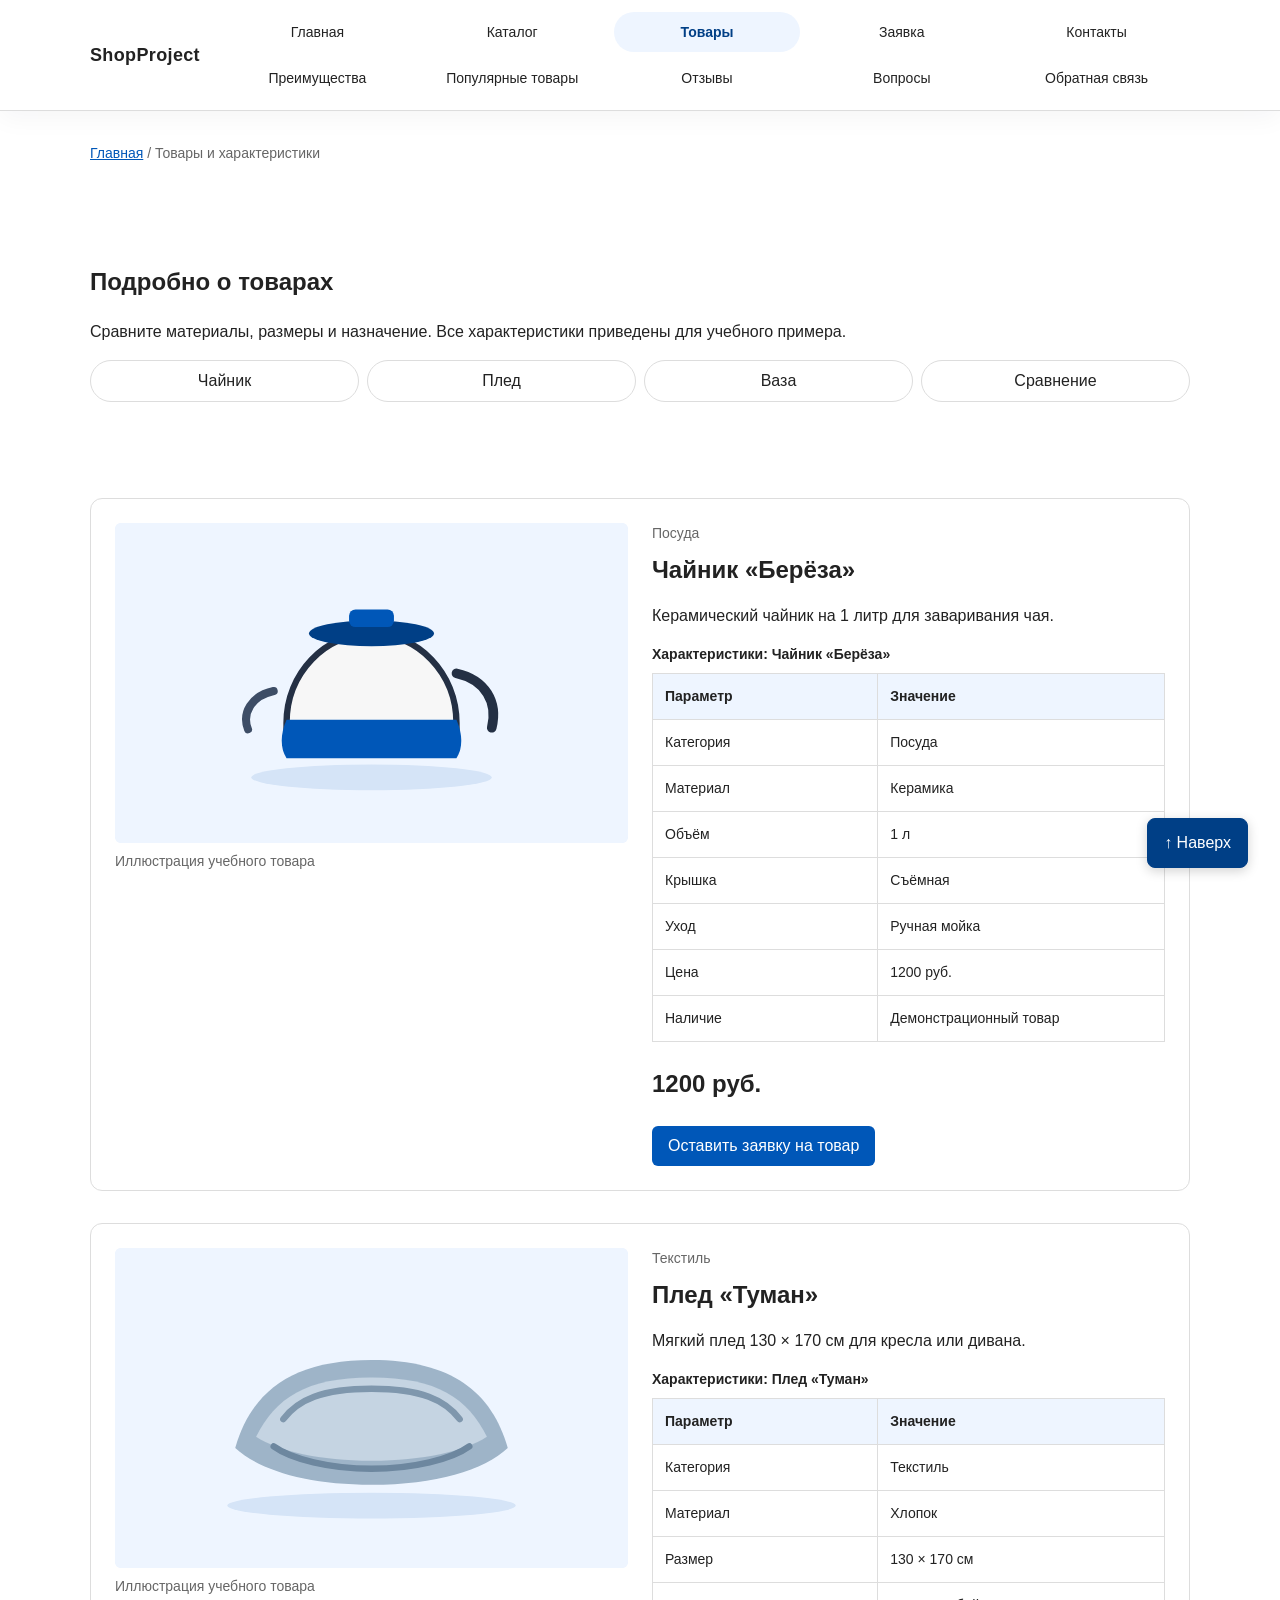
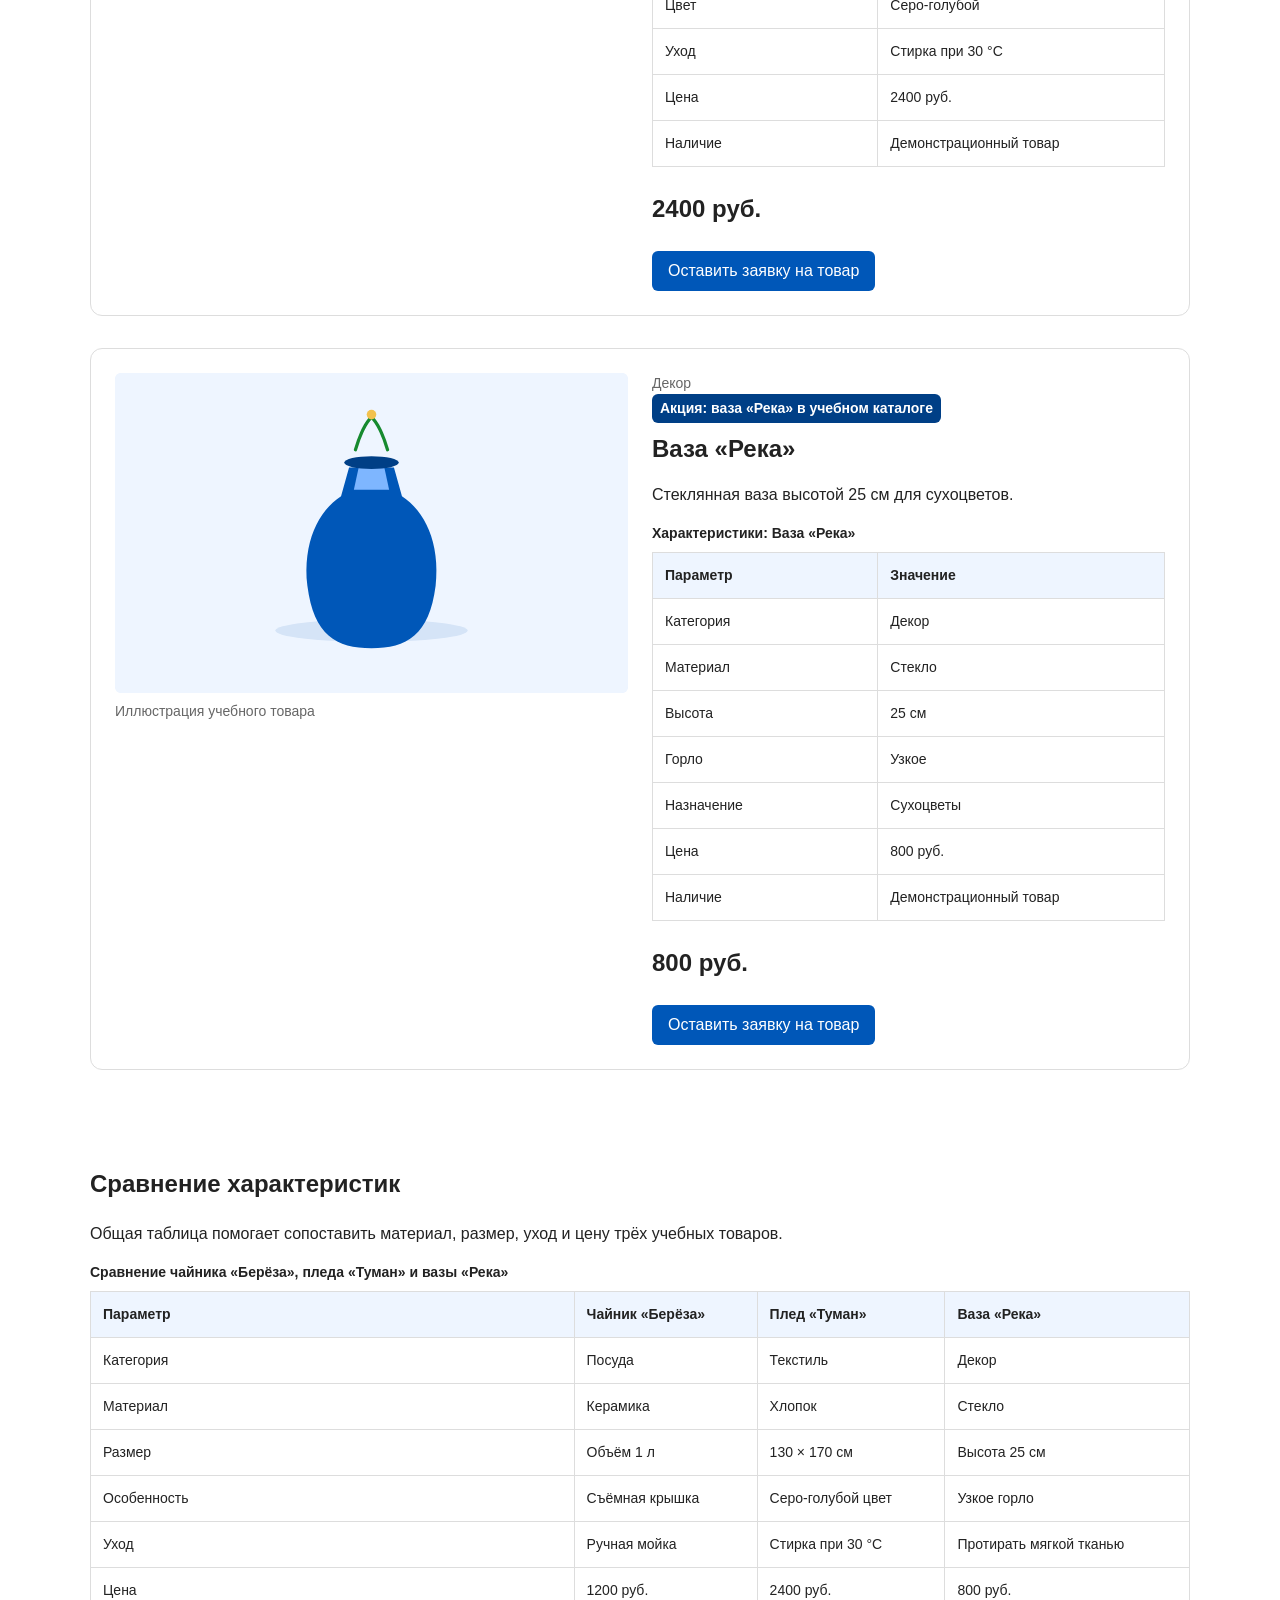
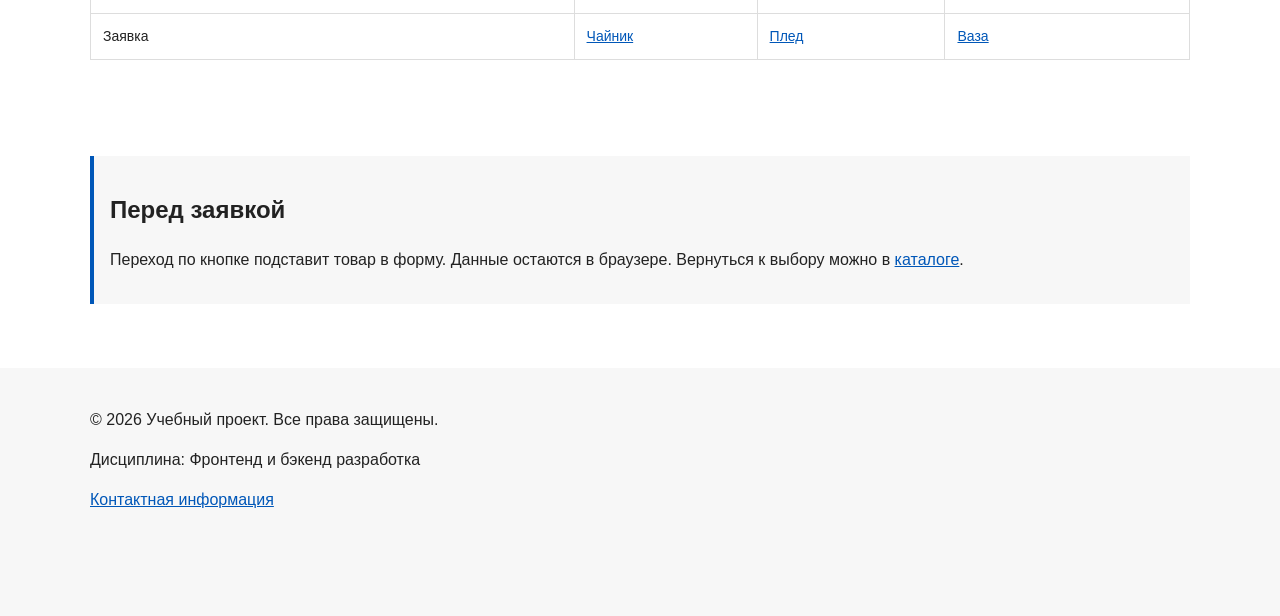
<file: product.html>
<!DOCTYPE html>
<html lang="ru">
<head>
  <meta charset="UTF-8">
  <meta name="viewport" content="width=device-width, initial-scale=1.0">
  <meta name="description" content="Изображения и характеристики чайника «Берёза», пледа «Туман» и вазы «Река».">
  <title>Товары и характеристики — ShopProject</title>
  <meta property="og:type" content="website">
  <meta property="og:locale" content="ru_RU">
  <meta property="og:site_name" content="ShopProject">
  <meta property="og:title" content="Товары и характеристики — ShopProject">
  <meta property="og:description" content="Изображения и характеристики чайника «Берёза», пледа «Туман» и вазы «Река».">
  <meta property="og:url" content="https://kryptoNkn.github.io/kr1-html-css-shop/product.html">
  <meta property="og:image" content="https://kryptoNkn.github.io/kr1-html-css-shop/images/preview.jpg">
  <meta property="og:image:width" content="1200">
  <meta property="og:image:height" content="630">
  <meta property="og:image:alt" content="ShopProject — учебный интернет-магазин">
  <link rel="stylesheet" href="css/style.css">
  <link rel="stylesheet" href="css/responsive.css">
</head>
<body class="page" id="top">
  <a class="skip-link" href="#main-content">К содержимому</a>
  <header class="site-header">
    <div class="site-header__inner">
      <a class="site-header__logo" href="index.html">ShopProject</a>
      <nav class="site-nav" aria-label="Основная навигация">
        <ul class="site-nav__list">
          <li class="site-nav__item"><a class="site-nav__link" href="index.html">Главная</a></li>
          <li class="site-nav__item"><a class="site-nav__link" href="catalog.html">Каталог</a></li>
          <li class="site-nav__item"><a class="site-nav__link site-nav__link--active" href="product.html" aria-current="page">Товары</a></li>
          <li class="site-nav__item"><a class="site-nav__link" href="order.html">Заявка</a></li>
          <li class="site-nav__item"><a class="site-nav__link" href="contacts.html">Контакты</a></li>
          <li class="site-nav__break" aria-hidden="true"></li>
          <li class="site-nav__item site-nav__item--section"><a class="site-nav__link" href="index.html#advantages">Преимущества</a></li>
          <li class="site-nav__item site-nav__item--section"><a class="site-nav__link" href="index.html#popular">Популярные товары</a></li>
          <li class="site-nav__item site-nav__item--section"><a class="site-nav__link" href="index.html#reviews">Отзывы</a></li>
          <li class="site-nav__item site-nav__item--section"><a class="site-nav__link" href="index.html#faq">Вопросы</a></li>
          <li class="site-nav__item site-nav__item--section"><a class="site-nav__link" href="index.html#contacts">Обратная связь</a></li>
        </ul>
      </nav>
    </div>
  </header>
  <main class="page__main" id="main-content" tabindex="-1">
    <nav class="breadcrumbs" aria-label="Хлебные крошки">
      <a class="breadcrumbs__link" href="index.html">Главная</a>
      <span class="breadcrumbs__current" aria-current="page">Товары и характеристики</span>
    </nav>
    <section class="section">
      <h1 class="section__heading">Подробно о товарах</h1>
      <p>Сравните материалы, размеры и назначение. Все характеристики приведены для учебного примера.</p>
      <nav class="product-links" aria-label="Выбор товара">
        <a class="product-links__link" href="#kettle">Чайник</a>
        <a class="product-links__link" href="#blanket">Плед</a>
        <a class="product-links__link" href="#vase">Ваза</a>
        <a class="product-links__link" href="#compare">Сравнение</a>
      </nav>
    </section>
    <article class="product-detail" id="kettle" aria-labelledby="kettle-title">
      <figure class="product-detail__figure">
        <img class="product-detail__image"
          src="images/kettle-640.svg"
          srcset="images/kettle-480.svg 480w,
                  images/kettle-640.svg 640w,
                  images/kettle-960.svg 960w"
          sizes="(max-width: 899px) 100vw, 50vw"
          alt="Белый заварочный чайник с синей крышкой"
          width="640"
          height="480"
          fetchpriority="high"
          decoding="async">
        <figcaption class="product-detail__caption">Иллюстрация учебного товара</figcaption>
      </figure>
      <div class="product-detail__content">
        <p class="product-detail__category">Посуда</p>
        <h2 class="product-detail__title" id="kettle-title">Чайник «Берёза»</h2>
        <p>Керамический чайник на 1 литр для заваривания чая.</p>
        <div class="table-wrapper">
        <table class="product-table">
          <caption class="product-table__caption">Характеристики: Чайник «Берёза»</caption>
          <thead class="product-table__head"><tr><th class="product-table__cell" scope="col">Параметр</th><th class="product-table__cell" scope="col">Значение</th></tr></thead>
          <tbody>
                <tr><th class="product-table__cell product-table__cell--label" scope="row">Категория</th><td class="product-table__cell">Посуда</td></tr>
                <tr><th class="product-table__cell product-table__cell--label" scope="row">Материал</th><td class="product-table__cell">Керамика</td></tr>
                <tr><th class="product-table__cell product-table__cell--label" scope="row">Объём</th><td class="product-table__cell">1 л</td></tr>
                <tr><th class="product-table__cell product-table__cell--label" scope="row">Крышка</th><td class="product-table__cell">Съёмная</td></tr>
                <tr><th class="product-table__cell product-table__cell--label" scope="row">Уход</th><td class="product-table__cell">Ручная мойка</td></tr>
                <tr><th class="product-table__cell product-table__cell--label" scope="row">Цена</th><td class="product-table__cell">1200 руб.</td></tr>
                <tr><th class="product-table__cell product-table__cell--label" scope="row">Наличие</th><td class="product-table__cell">Демонстрационный товар</td></tr>
          </tbody>
        </table>
        </div>
        <p class="product-detail__price">1200 руб.</p>
        <a class="button button--primary" href="order.html?product=kettle">Оставить заявку на товар</a>
      </div>
    </article>

    <article class="product-detail" id="blanket" aria-labelledby="blanket-title">
      <figure class="product-detail__figure">
        <img class="product-detail__image" src="images/blanket.svg" alt="Сложенный серо-голубой плед" width="640" height="400" loading="lazy" decoding="async">
        <figcaption class="product-detail__caption">Иллюстрация учебного товара</figcaption>
      </figure>
      <div class="product-detail__content">
        <p class="product-detail__category">Текстиль</p>
        <h2 class="product-detail__title" id="blanket-title">Плед «Туман»</h2>
        <p>Мягкий плед 130 × 170 см для кресла или дивана.</p>
        <div class="table-wrapper">
        <table class="product-table">
          <caption class="product-table__caption">Характеристики: Плед «Туман»</caption>
          <thead class="product-table__head"><tr><th class="product-table__cell" scope="col">Параметр</th><th class="product-table__cell" scope="col">Значение</th></tr></thead>
          <tbody>
                <tr><th class="product-table__cell product-table__cell--label" scope="row">Категория</th><td class="product-table__cell">Текстиль</td></tr>
                <tr><th class="product-table__cell product-table__cell--label" scope="row">Материал</th><td class="product-table__cell">Хлопок</td></tr>
                <tr><th class="product-table__cell product-table__cell--label" scope="row">Размер</th><td class="product-table__cell">130 × 170 см</td></tr>
                <tr><th class="product-table__cell product-table__cell--label" scope="row">Цвет</th><td class="product-table__cell">Серо-голубой</td></tr>
                <tr><th class="product-table__cell product-table__cell--label" scope="row">Уход</th><td class="product-table__cell">Стирка при 30 °C</td></tr>
                <tr><th class="product-table__cell product-table__cell--label" scope="row">Цена</th><td class="product-table__cell">2400 руб.</td></tr>
                <tr><th class="product-table__cell product-table__cell--label" scope="row">Наличие</th><td class="product-table__cell">Демонстрационный товар</td></tr>
          </tbody>
        </table>
        </div>
        <p class="product-detail__price">2400 руб.</p>
        <a class="button button--primary" href="order.html?product=blanket">Оставить заявку на товар</a>
      </div>
    </article>

    <article class="product-detail" id="vase" aria-labelledby="vase-title">
      <figure class="product-detail__figure">
        <img class="product-detail__image" src="images/vase.svg" alt="Высокая синяя ваза с узким горлом" width="640" height="400" loading="lazy" decoding="async">
        <figcaption class="product-detail__caption">Иллюстрация учебного товара</figcaption>
      </figure>
      <div class="product-detail__content">
        <p class="product-detail__category">Декор</p>
        <p class="promo-banner">Акция: ваза «Река» в учебном каталоге</p>
        <h2 class="product-detail__title" id="vase-title">Ваза «Река»</h2>
        <p>Стеклянная ваза высотой 25 см для сухоцветов.</p>
        <div class="table-wrapper">
        <table class="product-table">
          <caption class="product-table__caption">Характеристики: Ваза «Река»</caption>
          <thead class="product-table__head"><tr><th class="product-table__cell" scope="col">Параметр</th><th class="product-table__cell" scope="col">Значение</th></tr></thead>
          <tbody>
                <tr><th class="product-table__cell product-table__cell--label" scope="row">Категория</th><td class="product-table__cell">Декор</td></tr>
                <tr><th class="product-table__cell product-table__cell--label" scope="row">Материал</th><td class="product-table__cell">Стекло</td></tr>
                <tr><th class="product-table__cell product-table__cell--label" scope="row">Высота</th><td class="product-table__cell">25 см</td></tr>
                <tr><th class="product-table__cell product-table__cell--label" scope="row">Горло</th><td class="product-table__cell">Узкое</td></tr>
                <tr><th class="product-table__cell product-table__cell--label" scope="row">Назначение</th><td class="product-table__cell">Сухоцветы</td></tr>
                <tr><th class="product-table__cell product-table__cell--label" scope="row">Цена</th><td class="product-table__cell">800 руб.</td></tr>
                <tr><th class="product-table__cell product-table__cell--label" scope="row">Наличие</th><td class="product-table__cell">Демонстрационный товар</td></tr>
          </tbody>
        </table>
        </div>
        <p class="product-detail__price">800 руб.</p>
        <a class="button button--primary" href="order.html?product=vase">Оставить заявку на товар</a>
      </div>
    </article>
    <section class="section" id="compare" aria-labelledby="compare-title">
      <h2 class="section__title" id="compare-title">Сравнение характеристик</h2>
      <p>Общая таблица помогает сопоставить материал, размер, уход и цену трёх учебных товаров.</p>
      <div class="compare-table-wrap table-wrapper">
        <table class="product-table compare-table">
          <caption class="product-table__caption">Сравнение чайника «Берёза», пледа «Туман» и вазы «Река»</caption>
          <thead class="product-table__head">
            <tr>
              <th class="product-table__cell" scope="col">Параметр</th>
              <th class="product-table__cell" scope="col">Чайник «Берёза»</th>
              <th class="product-table__cell" scope="col">Плед «Туман»</th>
              <th class="product-table__cell" scope="col">Ваза «Река»</th>
            </tr>
          </thead>
          <tbody>
            <tr>
              <th class="product-table__cell product-table__cell--label" scope="row">Категория</th>
              <td class="product-table__cell">Посуда</td>
              <td class="product-table__cell">Текстиль</td>
              <td class="product-table__cell">Декор</td>
            </tr>
            <tr>
              <th class="product-table__cell product-table__cell--label" scope="row">Материал</th>
              <td class="product-table__cell">Керамика</td>
              <td class="product-table__cell">Хлопок</td>
              <td class="product-table__cell">Стекло</td>
            </tr>
            <tr>
              <th class="product-table__cell product-table__cell--label" scope="row">Размер</th>
              <td class="product-table__cell">Объём 1 л</td>
              <td class="product-table__cell">130 × 170 см</td>
              <td class="product-table__cell">Высота 25 см</td>
            </tr>
            <tr>
              <th class="product-table__cell product-table__cell--label" scope="row">Особенность</th>
              <td class="product-table__cell">Съёмная крышка</td>
              <td class="product-table__cell">Серо-голубой цвет</td>
              <td class="product-table__cell">Узкое горло</td>
            </tr>
            <tr>
              <th class="product-table__cell product-table__cell--label" scope="row">Уход</th>
              <td class="product-table__cell">Ручная мойка</td>
              <td class="product-table__cell">Стирка при 30 °C</td>
              <td class="product-table__cell">Протирать мягкой тканью</td>
            </tr>
            <tr>
              <th class="product-table__cell product-table__cell--label" scope="row">Цена</th>
              <td class="product-table__cell">1200 руб.</td>
              <td class="product-table__cell">2400 руб.</td>
              <td class="product-table__cell">800 руб.</td>
            </tr>
            <tr>
              <th class="product-table__cell product-table__cell--label" scope="row">Заявка</th>
              <td class="product-table__cell"><a href="order.html?product=kettle">Чайник</a></td>
              <td class="product-table__cell"><a href="order.html?product=blanket">Плед</a></td>
              <td class="product-table__cell"><a href="order.html?product=vase">Ваза</a></td>
            </tr>
          </tbody>
        </table>
      </div>
    </section>
    <aside class="aside-info">
      <h2 class="aside-info__title">Перед заявкой</h2>
      <p>Переход по кнопке подставит товар в форму. Данные остаются в браузере.
        Вернуться к выбору можно в <a href="catalog.html">каталоге</a>.</p>
    </aside>
  </main>
  <footer class="site-footer">
    <div class="site-footer__inner">
      <p>&copy; 2026 Учебный проект. Все права защищены.</p>
      <p>Дисциплина: Фронтенд и бэкенд разработка</p>
      <p><a href="contacts.html">Контактная информация</a></p>
    </div>
  </footer>
  <a class="back-to-top" href="#top" aria-label="Наверх страницы">↑ Наверх</a>

  <script src="js/main.js"></script>
</body>
</html>
</file>
<file: css/style.css>
/* 1. Дизайн-токены проекта. */
:root {
  --color-bg: #ffffff;
  --color-text: #222222;
  --color-muted: #666666;
  --color-primary: #0057b8;
  --color-primary-dark: #003f86;
  --color-border: #dddddd;
  --color-surface: #f7f7f7;
  --color-surface-accent: #eef5ff;
  --color-field-muted: #eeeeee;
  --color-danger: #003f86;
  --color-success: #168a2f;
  --color-success-bg: #eefaf0;
  --color-white: #ffffff;
  --color-backdrop: rgba(0, 0, 0, 0.5);

  --space-xs: 4px;
  --space-sm: 8px;
  --space-md: 16px;
  --space-lg: 24px;
  --space-xl: 32px;

  --radius-sm: 6px;
  --radius-md: 8px;
  --radius-lg: 12px;
  --container-width: 1100px;
}

/* 2. Сброс и общие правила документа. Компоненты оформляются классами. */
* {
  box-sizing: border-box;
}

html {
  scroll-behavior: smooth;
}

.page {
  margin: 0;
  font-family: Arial, sans-serif;
  line-height: 1.5;
  color: var(--color-text);
  background-color: var(--color-bg);
}

.page__main {
  padding: var(--space-lg);
}

a {
  color: var(--color-primary);
}

a:hover {
  color: var(--color-primary-dark);
}

a:focus-visible {
  outline: 2px solid var(--color-primary);
  outline-offset: 3px;
}

:target {
  outline: 2px dashed var(--color-primary);
  outline-offset: 4px;
}

/* 3. Шапка и самостоятельный блок навигации. */
.site-header {
  position: sticky;
  top: 0;
  z-index: 10;
  padding: var(--space-lg);
  background-color: var(--color-surface);
}

.site-header__inner {
  display: flex;
  flex-wrap: wrap;
  align-items: center;
  justify-content: space-between;
  gap: var(--space-md);
  max-width: var(--container-width);
  margin: 0 auto;
}

.site-header__logo {
  font-weight: bold;
  text-decoration: none;
  color: var(--color-text);
}

.site-nav__list {
  display: flex;
  flex-wrap: wrap;
  justify-content: center;
  align-items: center;
  gap: var(--space-sm);
  padding: 0;
  margin: 0;
  list-style: none;
}

.site-nav__item {
  margin: 0;
}

.site-nav__link {
  display: inline-block;
  padding: var(--space-sm) 12px;
  color: var(--color-primary);
  text-decoration: none;
  border-radius: var(--radius-sm);
}

.site-nav__link--active {
  color: var(--color-primary-dark);
  font-weight: bold;
  text-decoration: underline;
  text-underline-offset: 4px;
}

.site-nav__link:hover {
  color: var(--color-white);
  background-color: var(--color-primary);
}

.site-nav__link:focus-visible {
  outline: 2px solid var(--color-primary);
  outline-offset: 3px;
}

/* 4. Разделы страниц и хлебные крошки. */
.hero {
  max-width: var(--container-width);
  margin: 0 auto var(--space-xl);
  padding: var(--space-xl) var(--space-lg);
  background-color: var(--color-surface-accent);
  border-radius: var(--radius-lg);
}

.hero__link {
  display: inline-block;
  margin: var(--space-sm);
}

.section {
  max-width: var(--container-width);
  margin: 0 auto var(--space-xl);
  scroll-margin-top: 180px;
}

.section__title {
  margin-top: 0;
}

.breadcrumbs {
  max-width: var(--container-width);
  margin: 0 auto var(--space-md);
  font-size: 14px;
  color: var(--color-muted);
}

.breadcrumbs__link {
  color: var(--color-primary);
}

.breadcrumbs__current::before {
  content: " / ";
  color: var(--color-muted);
}

.aside-info {
  max-width: var(--container-width);
  margin: 0 auto var(--space-xl);
  padding: var(--space-md);
  border-left: 4px solid var(--color-primary);
  background-color: var(--color-surface);
}

.contact-details {
  font-style: normal;
}

.contact-details__item {
  margin-bottom: var(--space-sm);
}

/* 5. Grid управляет раскладкой, карточка не зависит от страницы. */
.products-grid {
  display: grid;
  grid-template-columns: repeat(3, minmax(0, 1fr));
  gap: var(--space-lg);
}

.product-card {
  position: relative;
  display: flex;
  flex-direction: column;
  gap: var(--space-sm);
  min-width: 0;
  padding: var(--space-md);
  border: 1px solid var(--color-border);
  border-radius: var(--radius-md);
  background-color: var(--color-bg);
}

.product-card[hidden] {
  display: none;
}

.product-card:hover,
.product-card--featured {
  border-color: var(--color-primary);
}

.product-card__title,
.product-card__description,
.product-card__price {
  margin: 0;
}

.product-card__button {
  align-self: flex-start;
  margin-top: auto;
}

/* 6. Каталог и его фильтры. */
.catalog-layout {
  display: grid;
  grid-template-columns: 260px minmax(0, 1fr);
  grid-template-areas: "filters products";
  align-items: start;
  gap: var(--space-lg);
  max-width: var(--container-width);
  margin: 0 auto var(--space-xl);
}

.catalog-filters {
  position: sticky;
  top: 104px;
  z-index: 5;
  grid-area: filters;
  align-self: start;
  min-width: 0;
  padding: var(--space-md);
  border: 1px solid var(--color-border);
  border-radius: var(--radius-md);
  background-color: var(--color-surface);
}

.catalog-products {
  grid-area: products;
  min-width: 0;
}

.catalog-products__status {
  margin: 0 0 var(--space-md);
  color: var(--color-muted);
  font-size: 14px;
}

.catalog-filters__title,
.catalog-products__title {
  margin-top: 0;
}

.catalog-filters__note {
  color: var(--color-muted);
  font-size: 14px;
}

.catalog-filters__form {
  display: grid;
  gap: var(--space-md);
}

.catalog-filters__group {
  min-width: 0;
  margin: 0;
  padding: var(--space-md);
  border: 1px solid var(--color-border);
  border-radius: var(--radius-sm);
}

.catalog-filters__legend {
  font-weight: 700;
}

.catalog-filters__label {
  display: flex;
  align-items: center;
  gap: var(--space-sm);
  margin-bottom: var(--space-sm);
}

.catalog-filters__label--range-end {
  margin-top: var(--space-sm);
}

.catalog-filters__input {
  width: 100%;
  padding: var(--space-sm) 10px;
  border: 1px solid var(--color-border);
  border-radius: var(--radius-sm);
  background-color: var(--color-bg);
  color: var(--color-text);
  font: inherit;
}

.catalog-filters__input:focus-visible,
.catalog-filters__checkbox:focus-visible {
  outline: 2px solid var(--color-primary);
  outline-offset: 3px;
}

.catalog-filters__input--error {
  border-color: var(--color-danger);
}

.catalog-filters__error {
  margin: var(--space-sm) 0 0;
  color: var(--color-danger);
  font-size: 14px;
}

.catalog-filters__actions {
  display: flex;
  flex-wrap: wrap;
  gap: var(--space-sm);
}

/* 7. Общий блок кнопки и его варианты. */
.button {
  display: inline-block;
  padding: var(--space-sm) var(--space-md);
  border: none;
  border-radius: var(--radius-sm);
  font: inherit;
  text-decoration: none;
  cursor: pointer;
  transition: background-color 160ms ease, box-shadow 160ms ease, transform 160ms ease;
}

.button--primary {
  color: var(--color-white);
  background-color: var(--color-primary);
}

.button--primary:hover {
  color: var(--color-white);
  background-color: var(--color-primary-dark);
}

.button--secondary {
  color: var(--color-primary);
  background-color: transparent;
  border: 1px solid var(--color-primary);
}

.button--secondary:hover {
  color: var(--color-white);
  background-color: var(--color-primary);
}

.button:hover,
.button:focus-visible {
  outline: 2px solid var(--color-primary);
  outline-offset: 3px;
}

.button:disabled {
  opacity: 0.6;
  cursor: not-allowed;
  transform: none;
  outline: none;
}

/* 8. Модальное окно и независимая форма. */
.order-dialog {
  width: min(100% - 32px, 560px);
  padding: var(--space-lg);
  border: none;
  border-radius: var(--radius-lg);
}

.order-dialog::backdrop {
  background-color: var(--color-backdrop);
}

.order-dialog__title {
  margin-top: 0;
}

.order-form__field {
  margin-bottom: var(--space-md);
}

.order-form__label {
  display: block;
  margin-bottom: var(--space-xs);
}

.order-form__input,
.order-form__select,
.order-form__textarea {
  width: 100%;
  padding: 10px 12px;
  border: 1px solid var(--order-field-border, var(--color-border));
  border-radius: var(--radius-sm);
  background-color: var(--order-field-bg, var(--color-white));
  font: inherit;
}

.order-form__input--checkbox {
  width: auto;
  background-color: var(--color-white);
}

.order-form__hint {
  display: block;
  margin-top: var(--space-xs);
  color: var(--color-muted);
}

/* Контекст фокуса передаётся через переменные, без цепочек вложенных селекторов. */
.order-form:has(:is(.order-form__input:not(.order-form__input--checkbox), .order-form__select, .order-form__textarea):focus) {
  --order-field-bg: var(--color-field-muted);
  --order-field-border: var(--color-muted);
}

:is(.order-form__input, .order-form__select, .order-form__textarea):where(:focus) {
  border-color: var(--color-primary);
  background-color: var(--color-white);
}

.order-form__input:focus-visible,
.order-form__select:focus-visible,
.order-form__textarea:focus-visible {
  outline: 2px solid var(--color-primary);
  outline-offset: 3px;
}

.order-form__input--error,
.order-form__select--error,
.order-form__textarea--error {
  border-color: var(--color-danger);
}

.order-form__input--checkbox.order-form__input--error {
  outline: 2px solid var(--color-danger);
  outline-offset: 3px;
}

.order-form__actions {
  display: flex;
  gap: var(--space-md);
  margin-top: var(--space-lg);
}

.success-message {
  max-width: var(--container-width);
  margin: var(--space-lg) auto;
  padding: var(--space-md);
  border-left: 4px solid var(--color-success);
  background-color: var(--color-success-bg);
}

/* 9. Подвал. */
.site-footer {
  padding: var(--space-lg) var(--space-lg) 88px;
  background-color: var(--color-surface);
  scroll-margin-top: 180px;
}

.site-footer__inner {
  max-width: var(--container-width);
  margin: 0 auto;
}

/* 10. Иллюстрации, отзывы и дополнения практики №8. */
.skip-link {
  position: fixed;
  top: var(--space-sm);
  left: var(--space-md);
  z-index: 30;
  padding: var(--space-sm) var(--space-md);
  color: var(--color-white);
  background-color: var(--color-primary-dark);
  transform: translateY(-200%);
}

.skip-link:focus-visible {
  transform: translateY(0);
}

.hero__eyebrow {
  margin-top: 0;
  color: var(--color-primary-dark);
  font-size: 14px;
  font-weight: 700;
}

.hero__description {
  max-width: 720px;
}

.product-card {
  overflow-wrap: anywhere;
  transition: border-color 160ms ease, box-shadow 160ms ease, transform 160ms ease;
}

.product-card:hover {
  box-shadow: 0 6px 20px rgba(0, 57, 120, 0.12);
  transform: translateY(-3px);
}

.product-card:focus-within {
  border-color: var(--color-primary);
  box-shadow: 0 0 0 2px var(--color-surface-accent);
}

.product-card:active {
  transform: translateY(0);
}

.product-card--new {
  border-style: dashed;
}

.product-card__badge {
  position: absolute;
  top: var(--space-lg);
  right: var(--space-lg);
  z-index: 1;
  padding: var(--space-xs) var(--space-sm);
  color: var(--color-white);
  background-color: var(--color-primary-dark);
  border-radius: var(--radius-sm);
  font-size: 13px;
  font-weight: 700;
  pointer-events: none;
}

.product-card__badge--promo {
  background-color: var(--color-danger);
}

.promo-banner {
  display: inline-block;
  margin: 0;
  padding: var(--space-xs) var(--space-sm);
  color: var(--color-white);
  background-color: var(--color-danger);
  border-radius: var(--radius-sm);
  font-size: 14px;
  font-weight: 700;
}

.product-card__image-link {
  display: block;
  border-radius: var(--radius-sm);
}

.product-card__image,
.product-detail__image {
  display: block;
  width: 100%;
  height: auto;
  aspect-ratio: 8 / 5;
  object-fit: contain;
  border-radius: var(--radius-sm);
  background-color: var(--color-surface-accent);
}

.product-card__category,
.product-detail__category {
  margin: 0;
  color: var(--color-muted);
  font-size: 14px;
}

.product-card__title-link {
  color: var(--color-text);
  text-decoration: none;
}

.product-card__title-link:hover {
  color: var(--color-primary);
  text-decoration: underline;
}

.product-card__price {
  font-weight: 700;
}

.reviews-grid {
  display: grid;
  grid-template-columns: repeat(3, minmax(0, 1fr));
  gap: var(--space-lg);
}

.review-card {
  display: flex;
  flex-direction: column;
  padding: var(--space-lg);
  border: 1px solid var(--color-border);
  border-radius: var(--radius-md);
  background-color: var(--color-surface);
}

.review-card__title {
  margin: 0;
  font-size: 18px;
}

.review-card__rating {
  margin: var(--space-sm) 0;
  color: var(--color-primary-dark);
  letter-spacing: 2px;
}

.review-card__quote {
  margin: 0 0 var(--space-md);
}

.review-card__author {
  margin: auto 0 var(--space-sm);
  color: var(--color-muted);
  font-size: 14px;
}

.review-card__link {
  align-self: flex-start;
}

.visually-hidden {
  position: absolute;
  width: 1px;
  height: 1px;
  margin: -1px;
  padding: 0;
  overflow: hidden;
  clip: rect(0, 0, 0, 0);
  white-space: nowrap;
  border: 0;
}

.faq-list {
  display: grid;
  gap: var(--space-md);
  max-width: var(--container-width);
}

.faq-item {
  border: 1px solid var(--color-border);
  border-radius: var(--radius-md);
  background-color: var(--color-surface);
}

.faq-item__summary {
  padding: var(--space-md) var(--space-lg);
  font-weight: 700;
  cursor: pointer;
}

.faq-item__summary:focus-visible {
  outline: 2px solid var(--color-primary);
  outline-offset: 3px;
}

.faq-item__answer {
  margin: 0;
  padding: 0 var(--space-lg) var(--space-md);
}

.compare-table-wrap {
  max-width: var(--container-width);
  overflow-x: auto;
}

.compare-table {
  min-width: 640px;
}

.order-form__required {
  color: var(--color-primary-dark);
}

.order-form__error {
  margin: var(--space-xs) 0 0;
  color: var(--color-primary-dark);
  font-size: 14px;
  font-weight: 700;
}

.back-to-top {
  position: fixed;
  right: var(--space-lg);
  bottom: var(--space-lg);
  z-index: 20;
  padding: 12px var(--space-md);
  border: 1px solid var(--color-primary-dark);
  border-radius: var(--radius-md);
  color: var(--color-white);
  background-color: var(--color-primary-dark);
  text-decoration: none;
  box-shadow: 0 3px 12px rgba(0, 0, 0, 0.18);
}

.back-to-top:hover,
.back-to-top:active {
  color: var(--color-white);
  background-color: var(--color-primary);
}

.button:active:not(:disabled) {
  transform: translateY(1px);
  box-shadow: inset 0 2px 4px rgba(0, 0, 0, 0.2);
}

.button--primary:disabled {
  color: var(--color-white);
  background-color: var(--color-primary);
}

.product-links,
.action-list {
  display: flex;
  flex-wrap: wrap;
  align-items: center;
  gap: var(--space-md);
}

.product-detail {
  display: grid;
  grid-template-columns: minmax(0, 1fr) minmax(0, 1fr);
  gap: var(--space-xl);
  max-width: var(--container-width);
  margin: 0 auto var(--space-xl);
  padding: var(--space-lg);
  border: 1px solid var(--color-border);
  border-radius: var(--radius-lg);
  scroll-margin-top: 180px;
}

.product-detail__figure {
  min-width: 0;
  margin: 0;
}

.product-detail__caption {
  margin-top: var(--space-sm);
  color: var(--color-muted);
  font-size: 14px;
}

.product-detail__content {
  min-width: 0;
}

.product-detail__title {
  margin: var(--space-sm) 0;
}

.product-detail__price {
  font-size: 24px;
  font-weight: 700;
}

.product-table {
  width: 100%;
  border-collapse: collapse;
  font-size: 14px;
}

.product-table__caption {
  margin-bottom: var(--space-sm);
  text-align: left;
  font-weight: 700;
}

.product-table__head {
  background-color: var(--color-surface-accent);
}

.product-table__cell {
  padding: var(--space-sm) 12px;
  border: 1px solid var(--color-border);
  text-align: left;
  vertical-align: top;
  overflow-wrap: anywhere;
}

.product-table__cell--label {
  width: 44%;
  font-weight: 400;
}

.order-layout {
  display: grid;
  grid-template-columns: minmax(0, 2fr) minmax(0, 1fr);
  align-items: start;
  gap: var(--space-xl);
}

.order-form--page,
.order-help {
  min-width: 0;
  padding: var(--space-lg);
  border: 1px solid var(--color-border);
  border-radius: var(--radius-lg);
}

.order-help {
  background-color: var(--color-surface-accent);
}

.order-help__title {
  margin-top: 0;
}

.order-help__steps {
  padding-left: var(--space-lg);
}

.order-form__actions {
  flex-wrap: wrap;
}

.order-dialog__product {
  color: var(--color-primary-dark);
  font-weight: 700;
}

/* 11. Раскладка на узких экранах и уменьшение движения. */
@media (max-width: 1199px) {
  .catalog-filters {
    top: 192px;
  }
}

@media (max-width: 800px) {
  .products-grid {
    grid-template-columns: repeat(2, minmax(0, 1fr));
  }

  .catalog-layout {
    grid-template-columns: minmax(0, 1fr);
    grid-template-areas: "filters" "products";
  }

  .product-detail,
  .order-layout,
  .reviews-grid {
    grid-template-columns: minmax(0, 1fr);
  }

  .site-header,
  .catalog-filters {
    position: static;
  }

  .section,
  .product-detail {
    scroll-margin-top: var(--space-md);
  }
}

@media (max-width: 540px) {
  .site-header,
  .page__main {
    padding: var(--space-md);
  }

  .site-header {
    position: static;
  }

  .products-grid {
    grid-template-columns: 1fr;
  }

  .site-footer {
    padding: var(--space-md) var(--space-md) 88px;
  }

  .product-detail,
  .order-form--page {
    padding: var(--space-md);
  }

  .back-to-top {
    right: var(--space-md);
    bottom: var(--space-md);
  }

  .section {
    scroll-margin-top: var(--space-md);
  }
}

@media (prefers-reduced-motion: reduce) {
  html {
    scroll-behavior: auto;
  }

  .button,
  .product-card {
    transition: none;
  }

  .product-card:hover {
    transform: none;
  }
}
</file>
<file: css/responsive.css>
/*
  Адаптивные стили для контрольной работы №3.
  Подход: Mobile First.
  Базовые стили рассчитаны на мобильный экран.
  Расширения добавляются через min-width медиазапросы.
  Файл подключается после css/style.css и переопределяет
  desktop-раскладку узким экраном как базовой.
*/

*,
*::before,
*::after {
  box-sizing: border-box;
}

html {
  scroll-behavior: smooth;
}

img,
video {
  max-width: 100%;
  height: auto;
}

body,
.page {
  overflow-x: hidden;
}

.page__main {
  padding: clamp(16px, 4vw, 32px) 0;
}

.hero,
.section,
.breadcrumbs,
.aside-info,
.catalog-layout,
.product-detail,
.success-message,
.faq-list,
.site-header__inner,
.site-footer__inner {
  width: min(100% - 32px, var(--container-width));
  margin-inline: auto;
}

.section {
  padding-block: clamp(24px, 5vw, 64px);
}

.site-header {
  position: static;
  padding: 0;
  background-color: var(--color-white);
  border-bottom: 1px solid var(--color-border);
  box-shadow: 0 8px 24px rgba(17, 24, 39, 0.04);
}

.site-header__inner {
  display: grid;
  gap: 12px;
  align-items: center;
  padding-block: 12px;
}

.site-header__logo {
  font-size: 18px;
  letter-spacing: 0.02em;
}

.site-nav__list {
  display: flex;
  flex-wrap: wrap;
  gap: 6px;
  padding: 0;
  margin: 0;
  list-style: none;
}

.site-nav__item {
  flex: 0 0 calc(50% - 6px);
  min-width: 0;
}

.site-nav__break {
  flex-basis: 100%;
  height: 0;
}

.site-nav__link {
  display: flex;
  align-items: center;
  justify-content: center;
  width: 100%;
  min-height: 40px;
  padding: 8px 12px;
  color: var(--color-text);
  font-size: 14px;
  line-height: 1.2;
  text-align: center;
  text-decoration: none;
  border-radius: 999px;
}

.site-nav__link--active {
  color: var(--color-primary-dark);
  font-weight: 700;
  text-decoration: none;
  background-color: var(--color-surface-accent);
}

.site-nav__link:hover {
  color: var(--color-primary-dark);
  background-color: var(--color-surface);
}

.product-links {
  display: grid;
  grid-template-columns: repeat(2, minmax(0, 1fr));
  gap: 8px;
}

.product-links__link {
  display: flex;
  align-items: center;
  justify-content: center;
  width: 100%;
  min-height: 40px;
  padding: 8px 12px;
  color: var(--color-text);
  text-align: center;
  text-decoration: none;
  background-color: var(--color-white);
  border: 1px solid var(--color-border);
  border-radius: 999px;
}

.product-links__link:hover {
  color: var(--color-primary-dark);
  border-color: var(--color-primary);
  background-color: var(--color-surface-accent);
}

.hero {
  display: grid;
  gap: var(--space-lg, 24px);
  align-items: center;
  padding: var(--space-lg);
}

.hero__content {
  display: grid;
  gap: var(--space-md, 16px);
  min-width: 0;
}

.hero__title {
  margin: 0;
  font-size: clamp(28px, 7vw, 56px);
  line-height: 1.1;
}

.hero__image {
  display: block;
  width: 100%;
  max-width: 520px;
  margin-inline: auto;
  aspect-ratio: 16 / 9;
  object-fit: contain;
  border-radius: var(--radius-md, 8px);
  background-color: var(--color-white);
}

.products-grid,
.reviews-grid,
.advantages-list {
  display: grid;
  grid-template-columns: 1fr;
  gap: var(--space-md, 16px);
  padding: 0;
  margin: 0;
  list-style: none;
}

.product-card,
.review-card,
.advantages-list__item {
  min-width: 0;
}

.product-card__title,
.product-card__description {
  overflow-wrap: anywhere;
}

.product-card__image {
  display: block;
  width: 100%;
  aspect-ratio: 4 / 3;
  object-fit: contain;
  border-radius: var(--radius-md, 8px);
}

.catalog-layout {
  display: grid;
  grid-template-columns: minmax(0, 1fr);
  grid-template-areas: "filters" "products";
  gap: var(--space-lg, 24px);
}

.catalog-filters {
  position: static;
  order: -1;
  top: auto;
}

.product-detail,
.order-layout {
  display: grid;
  grid-template-columns: minmax(0, 1fr);
  gap: var(--space-lg, 24px);
}

.order-form,
.order-form--page {
  display: grid;
  gap: var(--space-md, 16px);
}

.order-form__field,
.order-form__group {
  display: grid;
  gap: var(--space-xs, 8px);
  margin-bottom: 0;
  min-width: 0;
}

.order-form__input,
.order-form__textarea,
.order-form__select {
  width: 100%;
  min-height: 44px;
  padding: 10px 12px;
  font: inherit;
}

.order-form__input--checkbox {
  width: auto;
  min-height: 0;
}

.order-form__textarea {
  min-height: 120px;
  resize: vertical;
}

.order-form__actions {
  display: flex;
  flex-wrap: wrap;
  gap: var(--space-md, 16px);
}

.order-form__field--wide,
.order-form__group--wide {
  grid-column: 1 / -1;
}

.table-wrapper,
.compare-table-wrap {
  width: 100%;
  max-width: 100%;
  overflow-x: auto;
  -webkit-overflow-scrolling: touch;
}

.product-table {
  width: 100%;
  border-collapse: collapse;
}

.compare-table {
  min-width: 640px;
}

.product-table th,
.product-table td,
.product-table__cell {
  padding: 12px;
  border: 1px solid var(--color-border, #ddd);
  text-align: left;
}

.order-dialog {
  width: min(100% - 32px, 560px);
  max-height: calc(100vh - 32px);
  overflow: auto;
}

.order-dialog::backdrop {
  background: rgb(0 0 0 / 0.5);
}

.back-to-top {
  position: fixed;
  right: 16px;
  bottom: 16px;
  z-index: 90;
  min-height: 44px;
}

.section,
.product-detail,
.site-footer {
  scroll-margin-top: var(--space-md);
}

@media (min-width: 640px) {
  .products-grid,
  .reviews-grid,
  .advantages-list {
    grid-template-columns: repeat(2, minmax(0, 1fr));
  }
}

@media (min-width: 768px) {
  .site-header {
    position: sticky;
    top: 0;
    z-index: 100;
  }

  .site-header__inner {
    grid-template-columns: auto minmax(0, 1fr);
    gap: 24px;
  }

  .site-nav__list {
    justify-content: flex-end;
  }

  .site-nav__item {
    flex: 0 1 auto;
  }

  .site-nav__link {
    width: auto;
    white-space: nowrap;
  }

  .order-form--page {
    grid-template-columns: repeat(2, minmax(0, 1fr));
  }

  .back-to-top {
    right: 32px;
    bottom: 32px;
  }

  .section,
  .product-detail,
  .site-footer {
    scroll-margin-top: 128px;
  }

  .product-links {
    grid-template-columns: repeat(4, minmax(0, 1fr));
  }
}

@media (min-width: 900px) {
  .hero {
    grid-template-columns: minmax(0, 1fr) minmax(320px, 520px);
  }

  .product-detail {
    grid-template-columns: minmax(0, 1fr) minmax(0, 1fr);
  }

  .order-layout {
    grid-template-columns: minmax(0, 2fr) minmax(280px, 1fr);
    align-items: start;
  }
}

@media (min-width: 1024px) {
  .products-grid,
  .reviews-grid {
    grid-template-columns: repeat(3, minmax(0, 1fr));
  }

  .advantages-list {
    grid-template-columns: repeat(4, minmax(0, 1fr));
  }

  .catalog-layout {
    grid-template-columns: 280px minmax(0, 1fr);
    grid-template-areas: "filters products";
    align-items: start;
  }

  .catalog-filters {
    position: sticky;
    top: 88px;
    order: initial;
  }

  .site-nav__list {
    display: grid;
    grid-template-columns: repeat(5, minmax(0, 1fr));
    justify-content: stretch;
    gap: 6px 8px;
  }

  .site-nav__item {
    min-width: 0;
  }

  .site-nav__break {
    display: none;
  }

  .site-nav__link {
    width: 100%;
    height: 100%;
    white-space: normal;
  }
}
</file>
